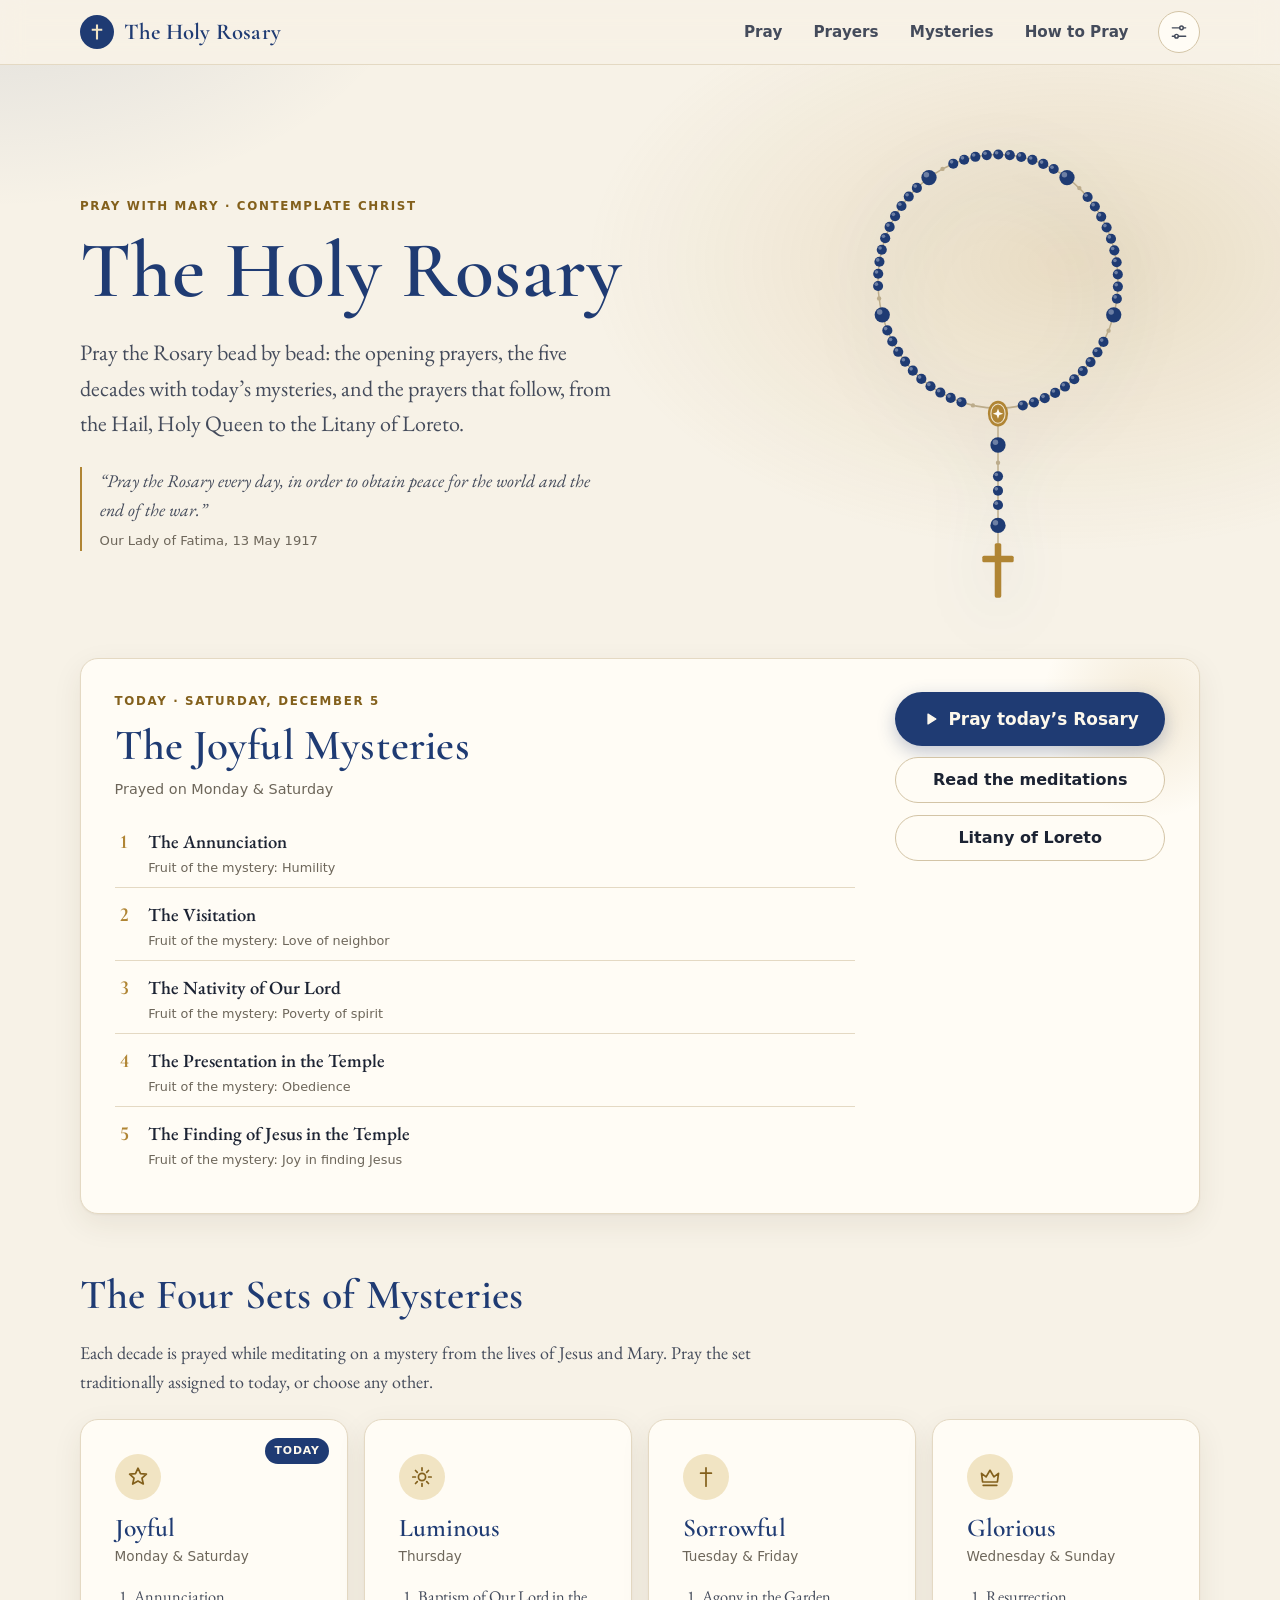
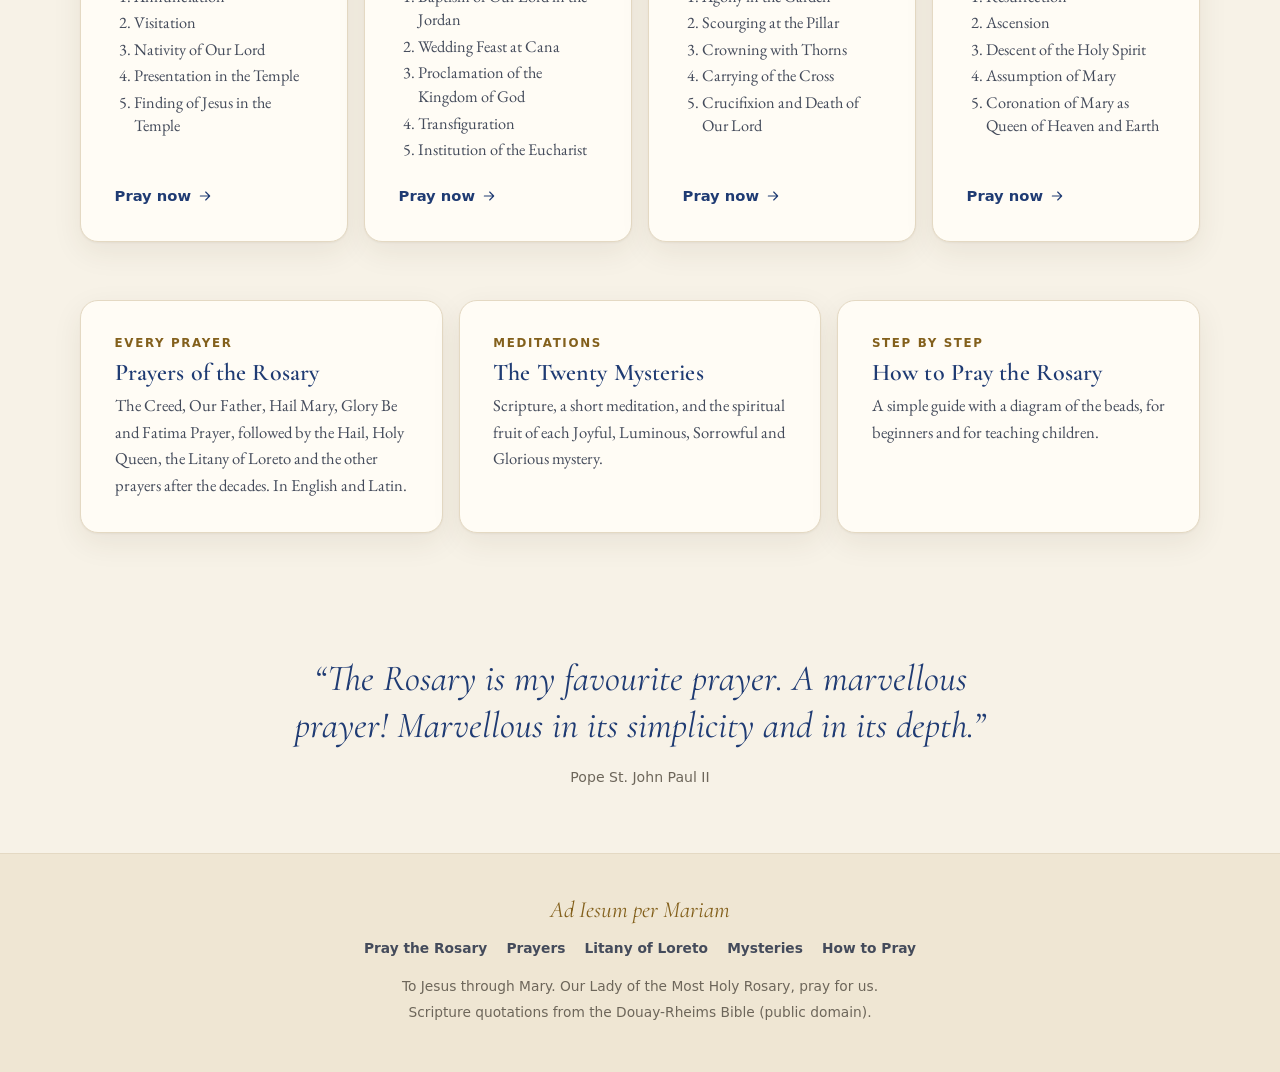
<file: index.html>
<!doctype html>
<html lang="en">
<head>
  <meta charset="utf-8">
  <meta name="viewport" content="width=device-width, initial-scale=1, viewport-fit=cover">
  <title>The Holy Rosary — Pray the Rosary Online</title>
  <meta name="description" content="Pray the Holy Rosary bead by bead: the opening prayers, the five decades with today’s mysteries, the Hail, Holy Queen, the Litany of Loreto and all the concluding prayers, in English and Latin.">
  <meta name="theme-color" content="#f7f2e7">
  <meta property="og:type" content="website">
  <meta property="og:title" content="The Holy Rosary">
  <meta property="og:description" content="Pray the Rosary bead by bead — the mysteries, the Hail, Holy Queen, the Litany of Loreto and every prayer, in English and Latin.">
  <meta property="og:url" content="https://the-holy-rosary.vercel.app/">
  <meta property="og:image" content="https://the-holy-rosary.vercel.app/og-image.png">
  <meta property="og:image:width" content="1200">
  <meta property="og:image:height" content="630">
  <meta property="og:image:alt" content="The Holy Rosary: a rosary with the words “Pray bead by bead with today’s mysteries, the Hail, Holy Queen and the Litany of Loreto.”">
  <meta name="twitter:card" content="summary_large_image">
  <link rel="canonical" href="https://the-holy-rosary.vercel.app/">
  <meta name="apple-mobile-web-app-title" content="Rosary">
  <link rel="icon" href="favicon.svg" type="image/svg+xml">
  <link rel="icon" href="icons/favicon-32.png" sizes="32x32" type="image/png">
  <link rel="apple-touch-icon" href="icons/apple-touch-icon.png">
  <link rel="manifest" href="manifest.webmanifest">
  <link rel="preload" href="fonts/eb-garamond-latin-wght-normal.woff2" as="font" type="font/woff2" crossorigin>
  <link rel="preload" href="fonts/cormorant-garamond-latin-wght-normal.woff2" as="font" type="font/woff2" crossorigin>
  <link rel="stylesheet" href="css/style.css">
  <script>try{var s=JSON.parse(localStorage.getItem('rosary.settings')||'{}'),d=document.documentElement;if(s.theme==='light'||s.theme==='dark')d.setAttribute('data-theme',s.theme);if(s.scale)d.style.setProperty('--scale',s.scale);}catch(e){}</script>
</head>
<body data-page="home">
  <a class="skip" href="#main">Skip to content</a>

  <header class="site-header">
    <div class="wrap header-inner">
      <a class="brand" href="index.html" aria-label="The Holy Rosary — home">
        <span class="brand-mark" aria-hidden="true"><svg viewBox="0 0 24 24"><path d="M10.6 2h2.8v5.6H19v2.8h-5.6V22h-2.8V10.4H5V7.6h5.6z" fill="currentColor"/></svg></span>
        <span>The Holy Rosary</span>
      </a>
      <nav class="site-nav" aria-label="Main">
        <a href="pray.html">Pray</a>
        <a href="prayers.html">Prayers</a>
        <a href="mysteries.html">Mysteries</a>
        <a href="how-to-pray.html">How to Pray</a>
      </nav>
      <button class="icon-btn" id="settings-btn" type="button" aria-label="Settings: theme, text size and language" aria-haspopup="dialog">
        <svg viewBox="0 0 24 24" fill="none" stroke="currentColor" stroke-width="1.7" stroke-linecap="round" aria-hidden="true"><path d="M4 7h9M17 7h3M4 17h3M11 17h9"/><circle cx="15" cy="7" r="2.2"/><circle cx="9" cy="17" r="2.2"/></svg>
      </button>
    </div>
  </header>

  <main id="main">
    <section class="hero">
      <div class="wrap hero-grid">
        <div>
          <p class="eyebrow">Pray with Mary · Contemplate Christ</p>
          <h1>The Holy Rosary</h1>
          <p class="lede">Pray the Rosary bead by bead: the opening prayers, the five decades with today’s mysteries, and the prayers that follow, from the Hail, Holy Queen to the Litany of Loreto.</p>
          <blockquote class="hero-quote">“Pray the Rosary every day, in order to obtain peace for the world and the end of the war.”<cite>Our Lady of Fatima, 13 May 1917</cite></blockquote>
        </div>
        <div class="hero-art" id="hero-art" aria-hidden="true"></div>
      </div>
    </section>

    <section class="wrap" aria-label="Today’s mysteries">
      <div id="resume-slot" hidden style="margin-bottom:1rem"></div>
      <div class="card today" id="today">
        <noscript><p>Monday &amp; Saturday: Joyful · Tuesday &amp; Friday: Sorrowful · Wednesday &amp; Sunday: Glorious · Thursday: Luminous. <a href="prayers.html">Read the prayers</a>.</p></noscript>
      </div>
    </section>

    <section class="section">
      <div class="wrap">
        <h2 class="section-title">The Four Sets of Mysteries</h2>
        <p class="section-intro">Each decade is prayed while meditating on a mystery from the lives of Jesus and Mary. Pray the set traditionally assigned to today, or choose any other.</p>
        <div class="sets" id="sets"></div>
      </div>
    </section>

    <section class="section" style="padding-top:0">
      <div class="wrap links-grid">
        <a class="card link-card" href="prayers.html">
          <p class="eyebrow">Every prayer</p>
          <h3>Prayers of the Rosary</h3>
          <p>The Creed, Our Father, Hail Mary, Glory Be and Fatima Prayer, followed by the Hail, Holy Queen, the Litany of Loreto and the other prayers after the decades. In English and Latin.</p>
        </a>
        <a class="card link-card" href="mysteries.html">
          <p class="eyebrow">Meditations</p>
          <h3>The Twenty Mysteries</h3>
          <p>Scripture, a short meditation, and the spiritual fruit of each Joyful, Luminous, Sorrowful and Glorious mystery.</p>
        </a>
        <a class="card link-card" href="how-to-pray.html">
          <p class="eyebrow">Step by step</p>
          <h3>How to Pray the Rosary</h3>
          <p>A simple guide with a diagram of the beads, for beginners and for teaching children.</p>
        </a>
      </div>
    </section>

    <section class="quote-band">
      <div class="wrap">
        <blockquote>“The Rosary is my favourite prayer. A marvellous prayer! Marvellous in its simplicity and in its depth.”</blockquote>
        <cite>Pope St. John Paul II</cite>
      </div>
    </section>
  </main>

  <footer class="site-footer">
    <div class="wrap">
      <p class="motto">Ad Iesum per Mariam</p>
      <nav aria-label="Footer">
        <a href="pray.html">Pray the Rosary</a>
        <a href="prayers.html">Prayers</a>
        <a href="prayers.html#litany">Litany of Loreto</a>
        <a href="mysteries.html">Mysteries</a>
        <a href="how-to-pray.html">How to Pray</a>
      </nav>
      <p>To Jesus through Mary. Our Lady of the Most Holy Rosary, pray for us.</p>
      <p>Scripture quotations from the Douay-Rheims Bible (public domain).</p>
    </div>
  </footer>

  <script src="js/data.js"></script>
  <script src="js/app.js"></script>
</body>
</html>
</file>
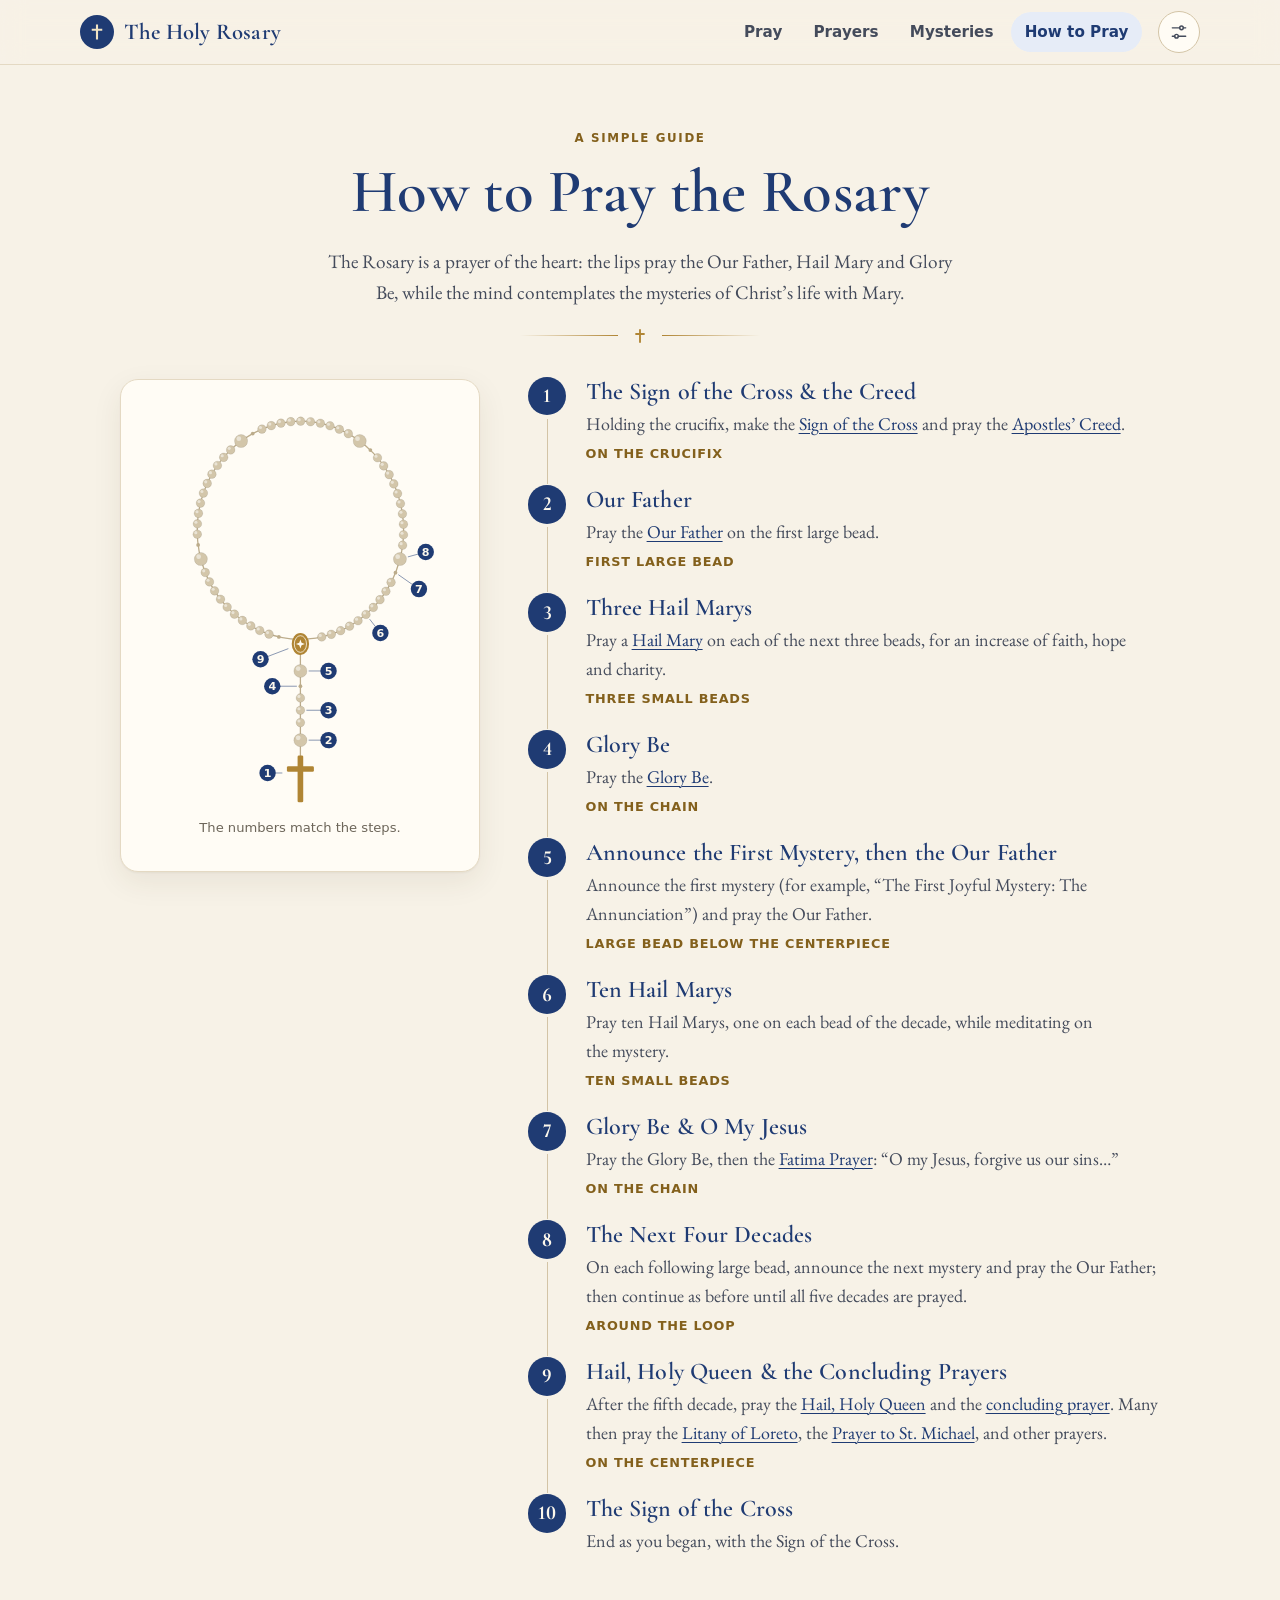
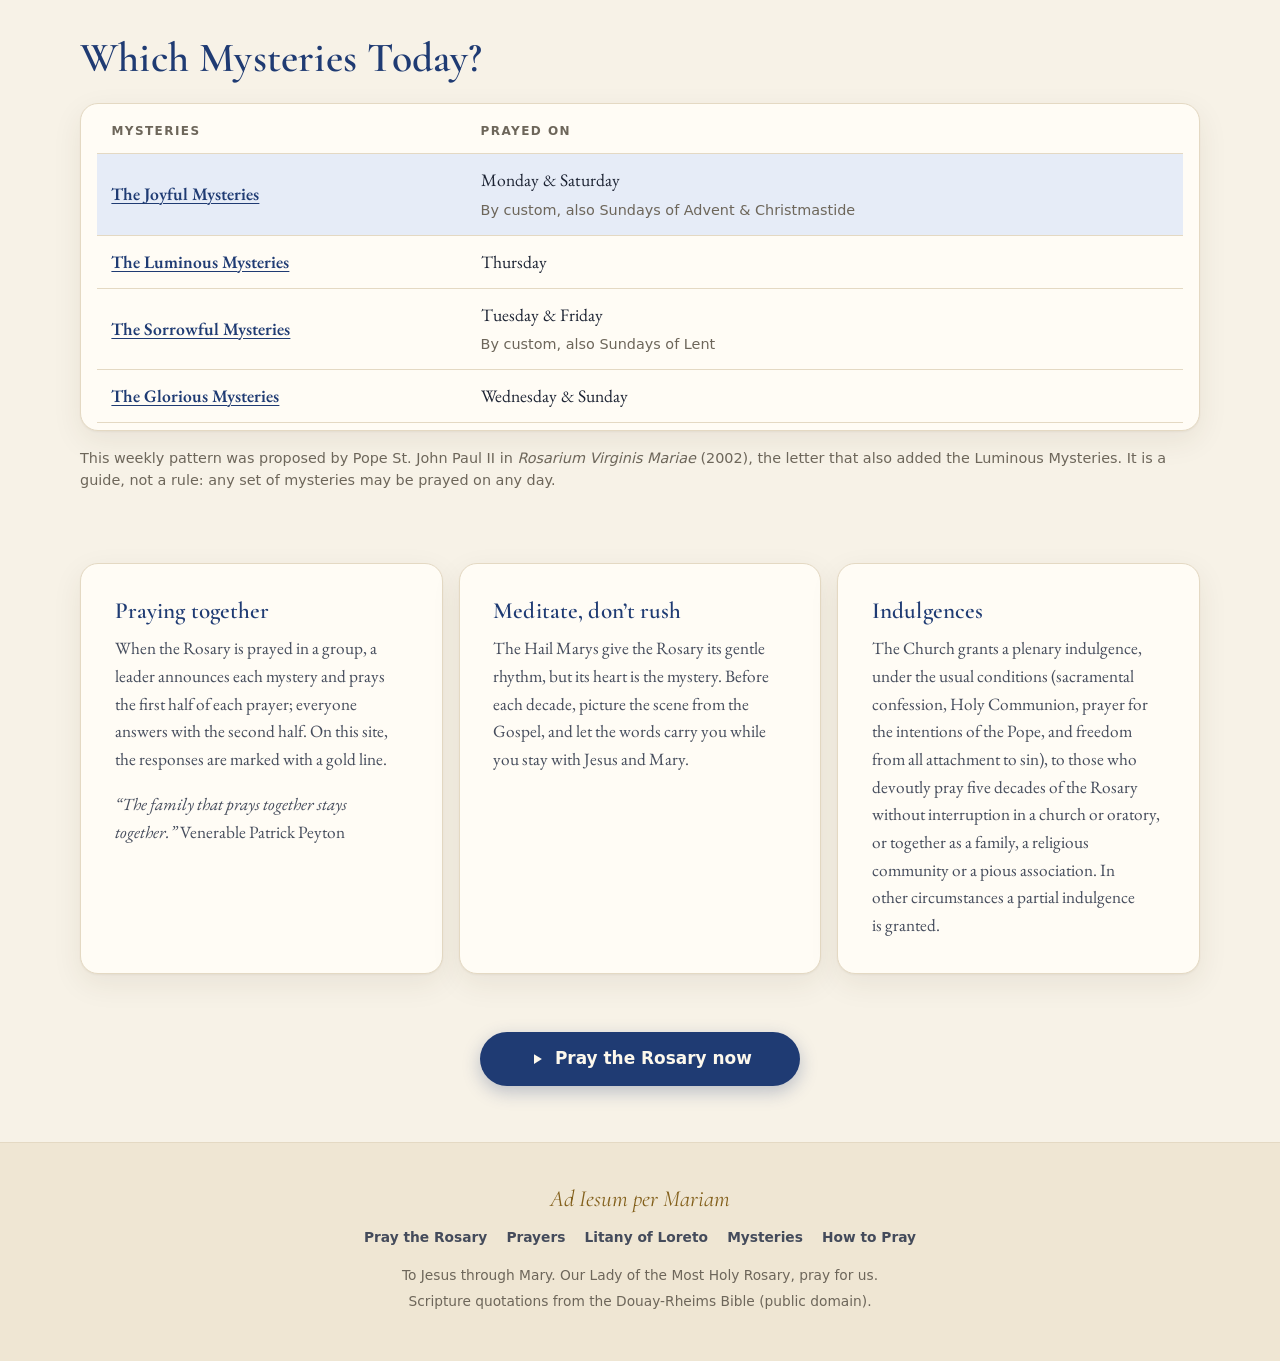
<file: how-to-pray.html>
<!doctype html>
<html lang="en">
<head>
  <meta charset="utf-8">
  <meta name="viewport" content="width=device-width, initial-scale=1, viewport-fit=cover">
  <title>How to Pray the Rosary — The Holy Rosary</title>
  <meta name="description" content="A simple step-by-step guide to praying the Catholic Rosary, with a diagram of the beads and the mysteries for each day of the week.">
  <meta name="theme-color" content="#f7f2e7">
  <meta property="og:type" content="website">
  <meta property="og:title" content="How to Pray the Rosary">
  <meta property="og:description" content="A simple step-by-step guide with a diagram of the beads.">
  <meta property="og:url" content="https://the-holy-rosary.vercel.app/how-to-pray.html">
  <meta property="og:image" content="https://the-holy-rosary.vercel.app/og-image.png">
  <meta property="og:image:width" content="1200">
  <meta property="og:image:height" content="630">
  <meta name="twitter:card" content="summary_large_image">
  <link rel="canonical" href="https://the-holy-rosary.vercel.app/how-to-pray.html">
  <meta name="apple-mobile-web-app-title" content="Rosary">
  <link rel="icon" href="favicon.svg" type="image/svg+xml">
  <link rel="icon" href="icons/favicon-32.png" sizes="32x32" type="image/png">
  <link rel="apple-touch-icon" href="icons/apple-touch-icon.png">
  <link rel="manifest" href="manifest.webmanifest">
  <link rel="preload" href="fonts/eb-garamond-latin-wght-normal.woff2" as="font" type="font/woff2" crossorigin>
  <link rel="preload" href="fonts/cormorant-garamond-latin-wght-normal.woff2" as="font" type="font/woff2" crossorigin>
  <link rel="stylesheet" href="css/style.css">
  <script>try{var s=JSON.parse(localStorage.getItem('rosary.settings')||'{}'),d=document.documentElement;if(s.theme==='light'||s.theme==='dark')d.setAttribute('data-theme',s.theme);if(s.scale)d.style.setProperty('--scale',s.scale);}catch(e){}</script>
</head>
<body data-page="howto">
  <a class="skip" href="#main">Skip to content</a>

  <header class="site-header">
    <div class="wrap header-inner">
      <a class="brand" href="index.html" aria-label="The Holy Rosary — home">
        <span class="brand-mark" aria-hidden="true"><svg viewBox="0 0 24 24"><path d="M10.6 2h2.8v5.6H19v2.8h-5.6V22h-2.8V10.4H5V7.6h5.6z" fill="currentColor"/></svg></span>
        <span>The Holy Rosary</span>
      </a>
      <nav class="site-nav" aria-label="Main">
        <a href="pray.html">Pray</a>
        <a href="prayers.html">Prayers</a>
        <a href="mysteries.html">Mysteries</a>
        <a href="how-to-pray.html" aria-current="page">How to Pray</a>
      </nav>
      <button class="icon-btn" id="settings-btn" type="button" aria-label="Settings: theme, text size and language" aria-haspopup="dialog">
        <svg viewBox="0 0 24 24" fill="none" stroke="currentColor" stroke-width="1.7" stroke-linecap="round" aria-hidden="true"><path d="M4 7h9M17 7h3M4 17h3M11 17h9"/><circle cx="15" cy="7" r="2.2"/><circle cx="9" cy="17" r="2.2"/></svg>
      </button>
    </div>
  </header>

  <main id="main">
    <header class="page-head wrap">
      <p class="eyebrow">A simple guide</p>
      <h1>How to Pray the Rosary</h1>
      <p class="lede">The Rosary is a prayer of the heart: the lips pray the Our Father, Hail Mary and Glory Be, while the mind contemplates the mysteries of Christ’s life with Mary.</p>
      <div class="ornament" aria-hidden="true"><svg viewBox="0 0 24 24"><path d="M10.6 2h2.8v5.6H19v2.8h-5.6V22h-2.8V10.4H5V7.6h5.6z" fill="currentColor"/></svg></div>
    </header>

    <div class="wrap">
      <div class="howto-grid">
        <figure class="howto-figure card">
          <div id="howto-diagram" role="img" aria-label="Diagram of a rosary: a crucifix, one large bead, three small beads, a centerpiece medal, and a loop of five decades of ten small beads separated by large beads. The numbers match the steps."></div>
          <figcaption>The numbers match the steps.</figcaption>
        </figure>

        <ol class="steps">
          <li>
            <h3>The Sign of the Cross &amp; the Creed</h3>
            <p>Holding the crucifix, make the <a href="prayers.html#sign">Sign of the Cross</a> and pray the <a href="prayers.html#creed">Apostles’ Creed</a>.</p>
            <p class="where">On the crucifix</p>
          </li>
          <li>
            <h3>Our Father</h3>
            <p>Pray the <a href="prayers.html#ourFather">Our Father</a> on the first large bead.</p>
            <p class="where">First large bead</p>
          </li>
          <li>
            <h3>Three Hail Marys</h3>
            <p>Pray a <a href="prayers.html#hailMary">Hail Mary</a> on each of the next three beads, for an increase of faith, hope and charity.</p>
            <p class="where">Three small beads</p>
          </li>
          <li>
            <h3>Glory Be</h3>
            <p>Pray the <a href="prayers.html#gloryBe">Glory Be</a>.</p>
            <p class="where">On the chain</p>
          </li>
          <li>
            <h3>Announce the First Mystery, then the Our Father</h3>
            <p>Announce the first mystery (for example, “The First Joyful Mystery: The Annunciation”) and pray the Our Father.</p>
            <p class="where">Large bead below the centerpiece</p>
          </li>
          <li>
            <h3>Ten Hail Marys</h3>
            <p>Pray ten Hail Marys, one on each bead of the decade, while meditating on the mystery.</p>
            <p class="where">Ten small beads</p>
          </li>
          <li>
            <h3>Glory Be &amp; O My Jesus</h3>
            <p>Pray the Glory Be, then the <a href="prayers.html#fatima">Fatima Prayer</a>: “O my Jesus, forgive us our sins…”</p>
            <p class="where">On the chain</p>
          </li>
          <li>
            <h3>The Next Four Decades</h3>
            <p>On each following large bead, announce the next mystery and pray the Our Father; then continue as before until all five decades are prayed.</p>
            <p class="where">Around the loop</p>
          </li>
          <li>
            <h3>Hail, Holy Queen &amp; the Concluding Prayers</h3>
            <p>After the fifth decade, pray the <a href="prayers.html#hailHolyQueen">Hail, Holy Queen</a> and the <a href="prayers.html#rosaryPrayer">concluding prayer</a>. Many then pray the <a href="prayers.html#litany">Litany of Loreto</a>, the <a href="prayers.html#michael">Prayer to St. Michael</a>, and other prayers.</p>
            <p class="where">On the centerpiece</p>
          </li>
          <li>
            <h3>The Sign of the Cross</h3>
            <p>End as you began, with the Sign of the Cross.</p>
          </li>
        </ol>
      </div>

      <section class="section" aria-labelledby="sched-h">
        <h2 class="section-title" id="sched-h">Which Mysteries Today?</h2>
        <div class="card table-wrap" style="padding:.4rem 1rem">
          <table class="schedule">
            <thead><tr><th scope="col">Mysteries</th><th scope="col">Prayed on</th></tr></thead>
            <tbody id="schedule-body">
              <tr><td>The Joyful Mysteries</td><td>Monday &amp; Saturday</td></tr>
              <tr><td>The Luminous Mysteries</td><td>Thursday</td></tr>
              <tr><td>The Sorrowful Mysteries</td><td>Tuesday &amp; Friday</td></tr>
              <tr><td>The Glorious Mysteries</td><td>Wednesday &amp; Sunday</td></tr>
            </tbody>
          </table>
        </div>
        <p class="note" style="margin-top:1rem">This weekly pattern was proposed by Pope St. John Paul II in <em>Rosarium Virginis Mariae</em> (2002), the letter that also added the Luminous Mysteries. It is a guide, not a rule: any set of mysteries may be prayed on any day.</p>
      </section>

      <section class="section" style="padding-top:0" aria-label="More about the Rosary">
        <div class="info-grid">
          <div class="card">
            <h3>Praying together</h3>
            <p>When the Rosary is prayed in a group, a leader announces each mystery and prays the first half of each prayer; everyone answers with the second half. On this site, the responses are marked with a gold line.</p>
            <p><em>“The family that prays together stays together.”</em> Venerable Patrick Peyton</p>
          </div>
          <div class="card">
            <h3>Meditate, don’t rush</h3>
            <p>The Hail Marys give the Rosary its gentle rhythm, but its heart is the mystery. Before each decade, picture the scene from the Gospel, and let the words carry you while you stay with Jesus and Mary.</p>
          </div>
          <div class="card">
            <h3>Indulgences</h3>
            <p>The Church grants a plenary indulgence, under the usual conditions (sacramental confession, Holy Communion, prayer for the intentions of the Pope, and freedom from all attachment to sin), to those who devoutly pray five decades of the Rosary without interruption in a church or oratory, or together as a family, a religious community or a pious association. In other circumstances a partial indulgence is granted.</p>
          </div>
        </div>
      </section>

      <p class="begin-row" style="margin:0 0 3.5rem"><a class="btn btn-primary btn-lg" href="pray.html">
        <svg viewBox="0 0 24 24" aria-hidden="true"><path d="M8 5.5v13l10.5-6.5z" fill="currentColor"/></svg>
        Pray the Rosary now</a></p>
    </div>
  </main>

  <footer class="site-footer">
    <div class="wrap">
      <p class="motto">Ad Iesum per Mariam</p>
      <nav aria-label="Footer">
        <a href="pray.html">Pray the Rosary</a>
        <a href="prayers.html">Prayers</a>
        <a href="prayers.html#litany">Litany of Loreto</a>
        <a href="mysteries.html">Mysteries</a>
        <a href="how-to-pray.html">How to Pray</a>
      </nav>
      <p>To Jesus through Mary. Our Lady of the Most Holy Rosary, pray for us.</p>
      <p>Scripture quotations from the Douay-Rheims Bible (public domain).</p>
    </div>
  </footer>

  <script src="js/data.js"></script>
  <script src="js/app.js"></script>
</body>
</html>
</file>
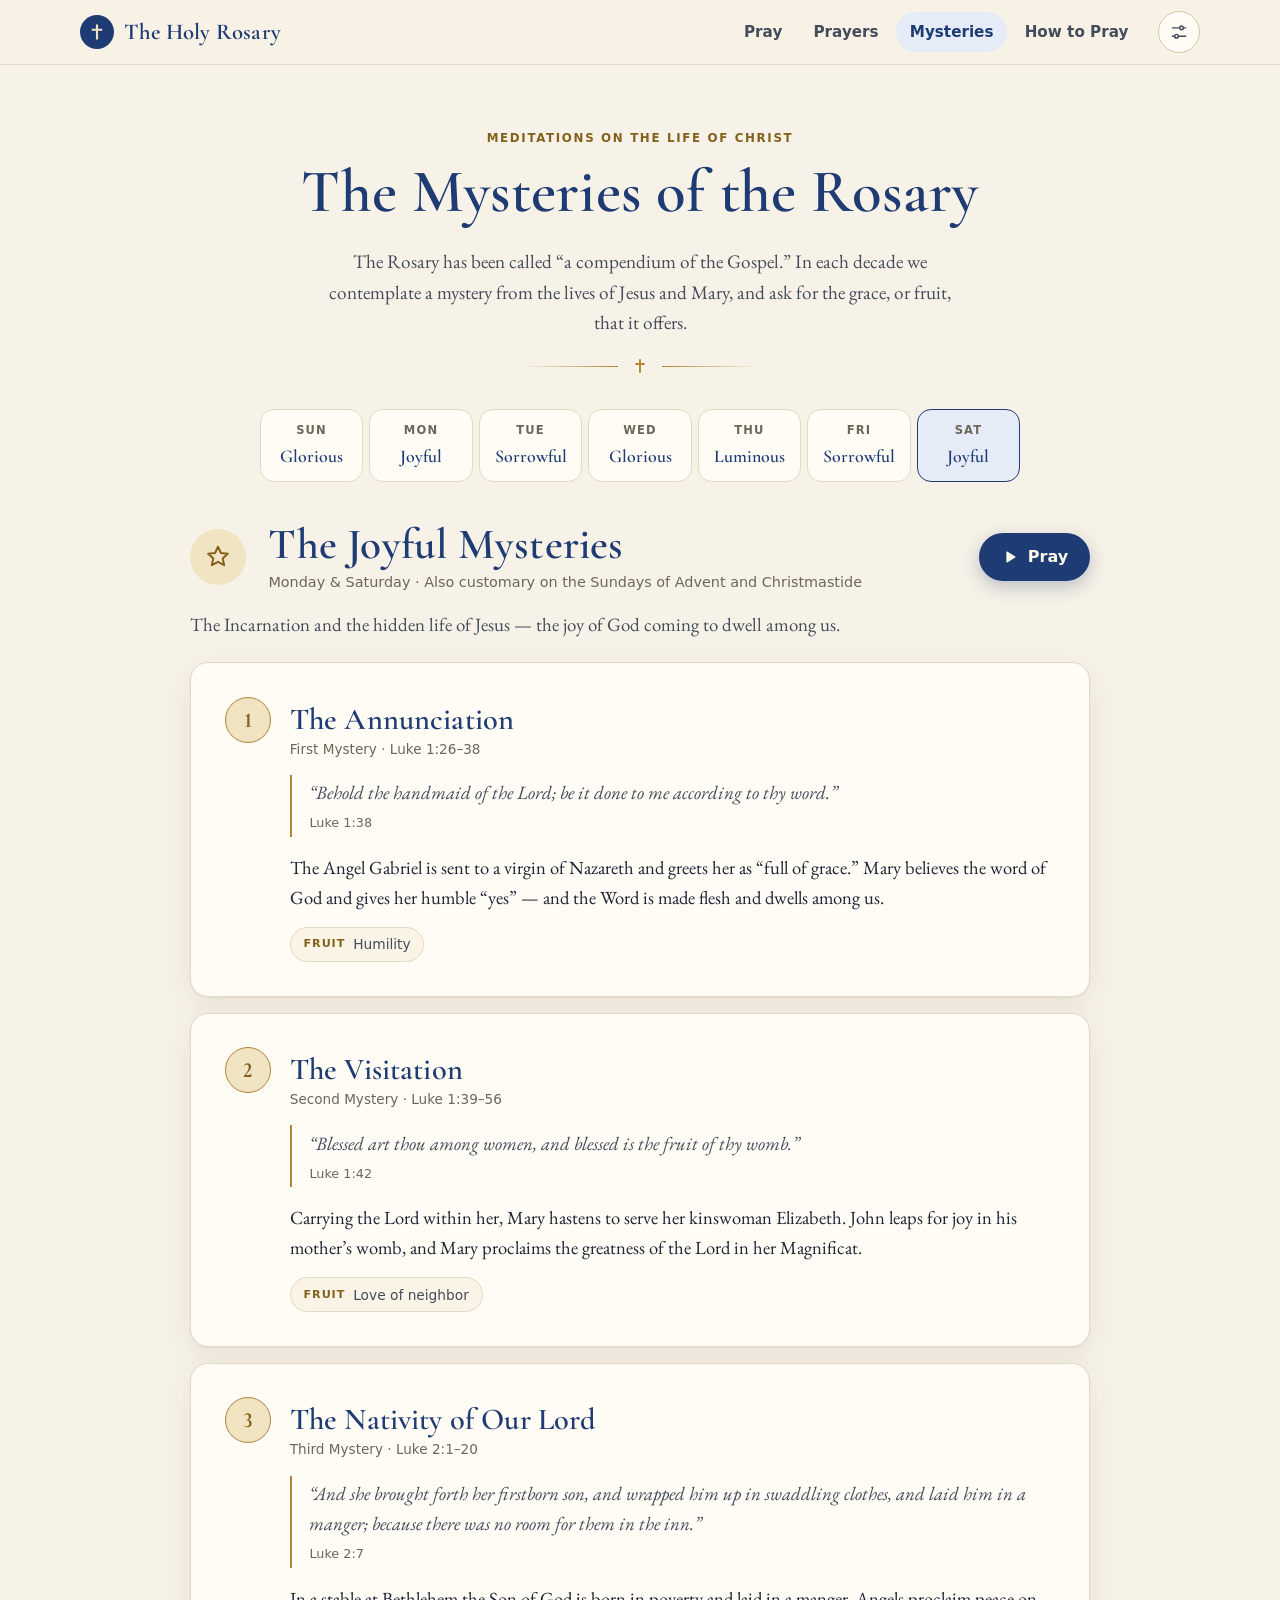
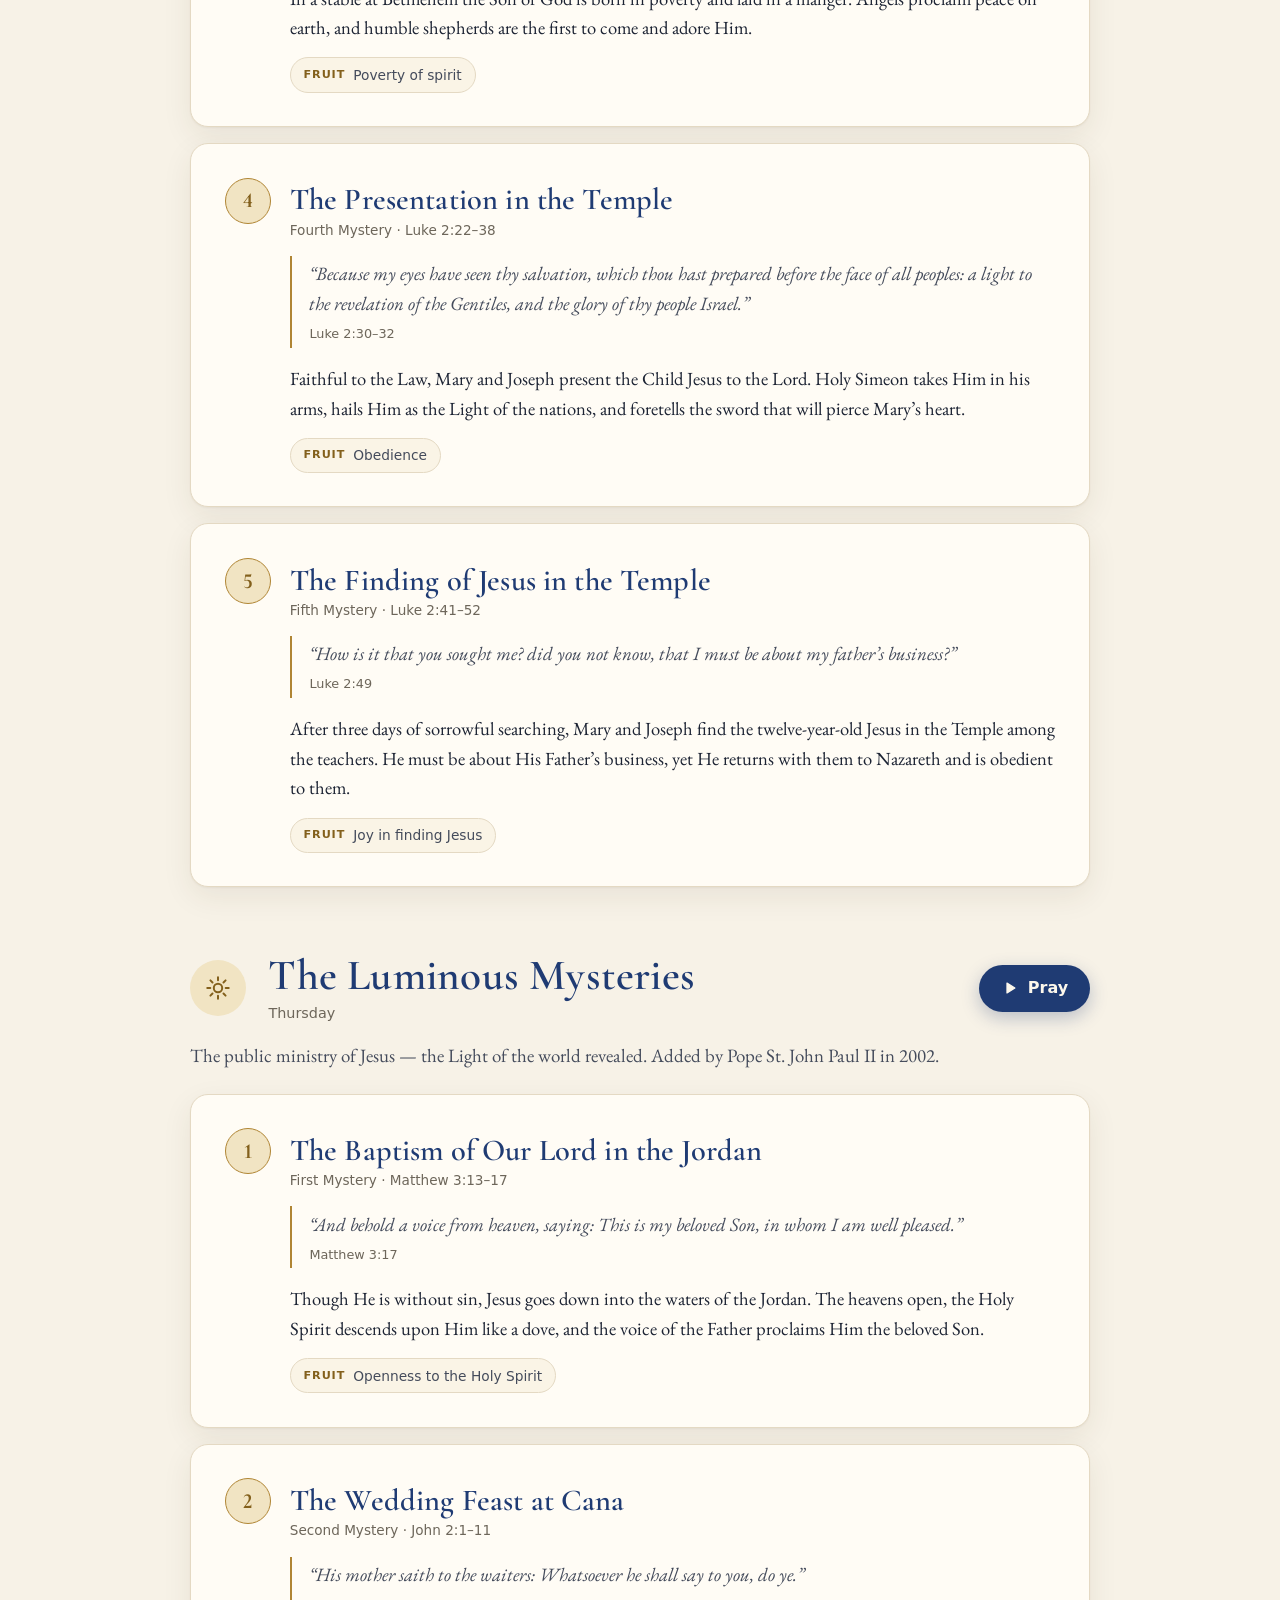
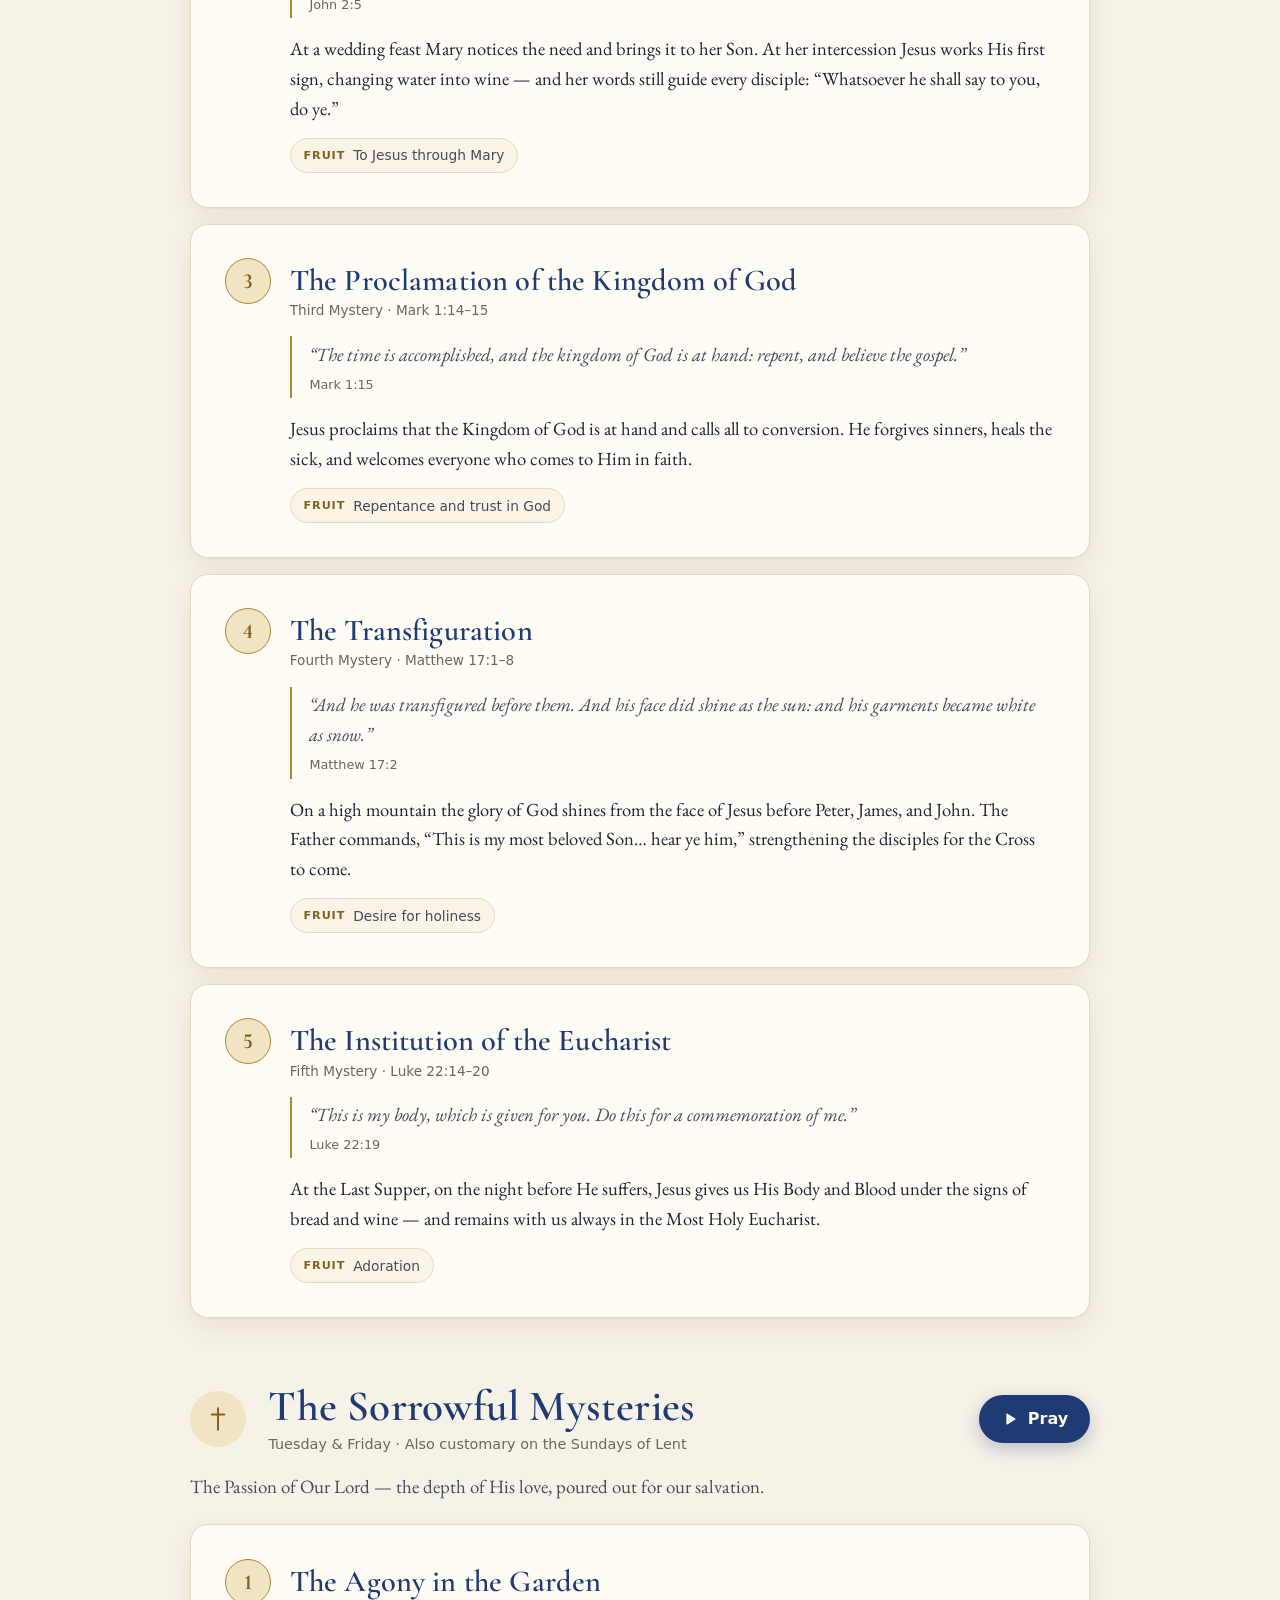
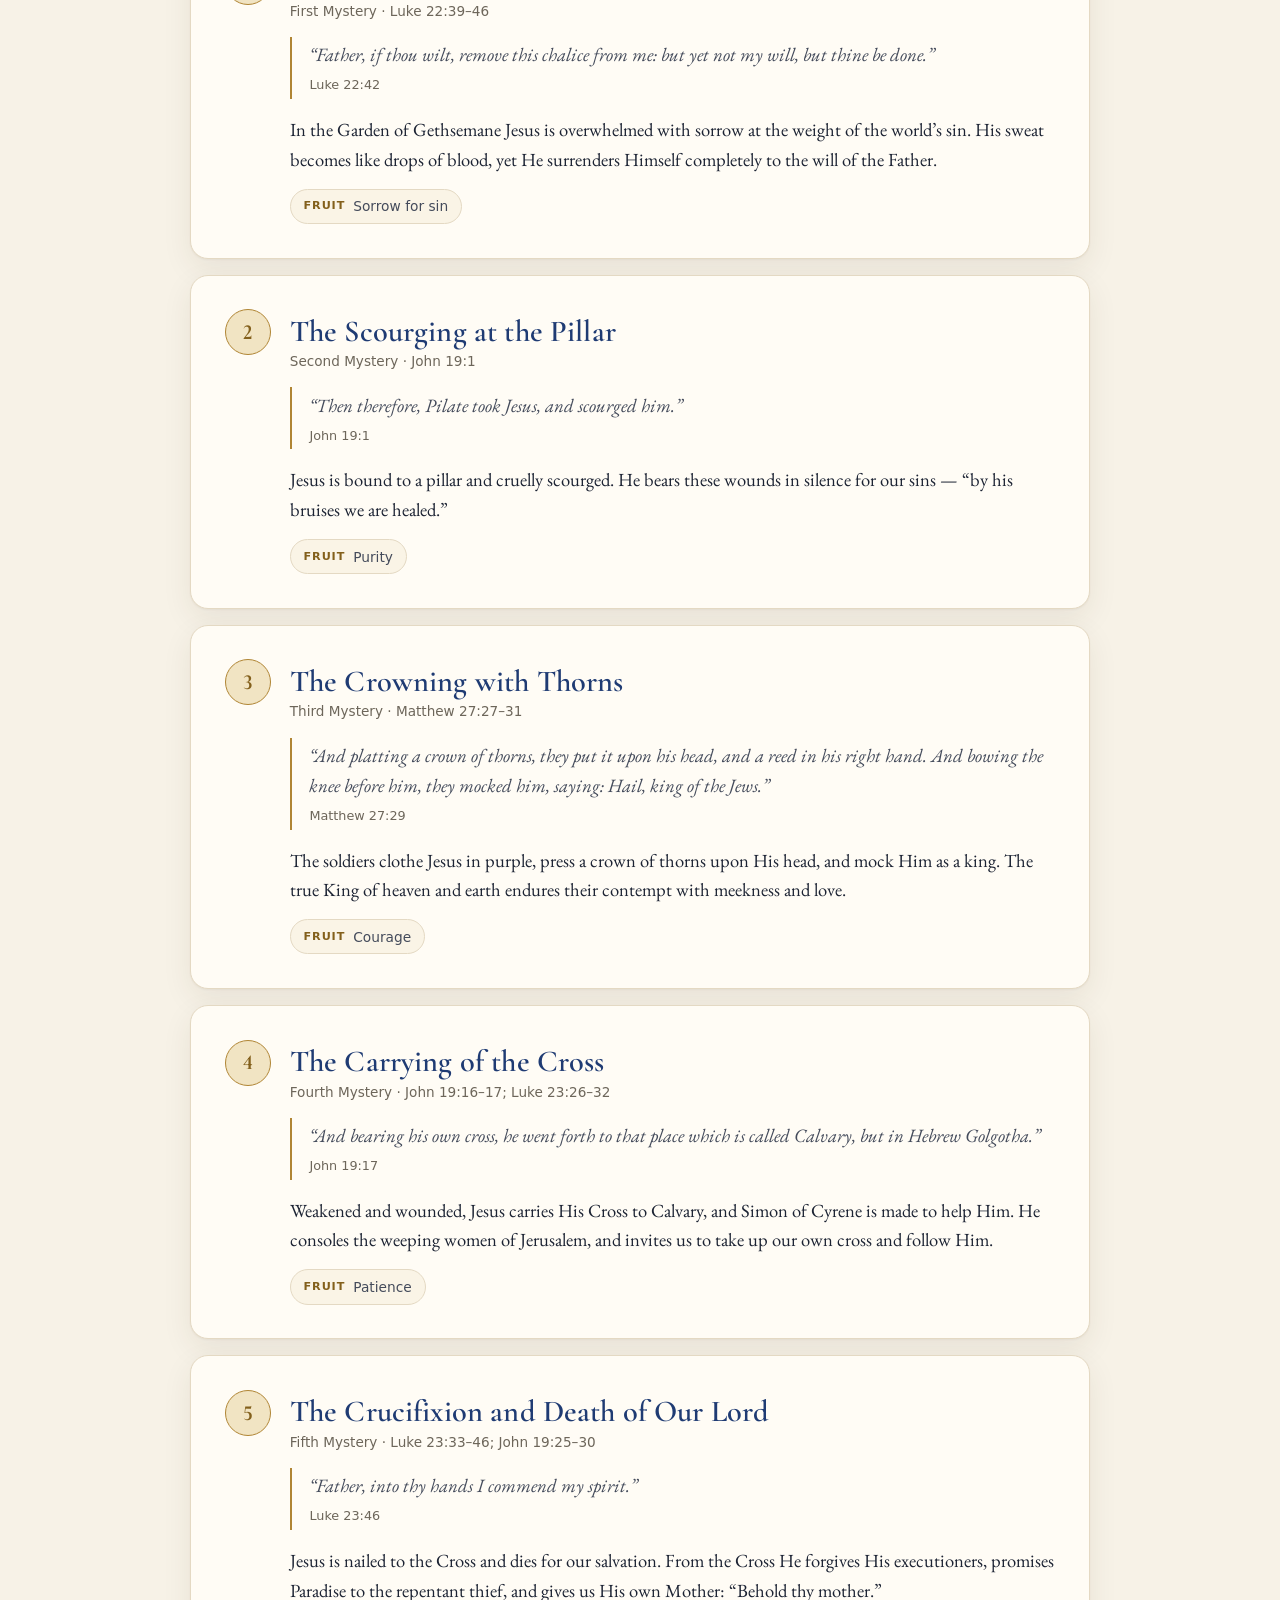
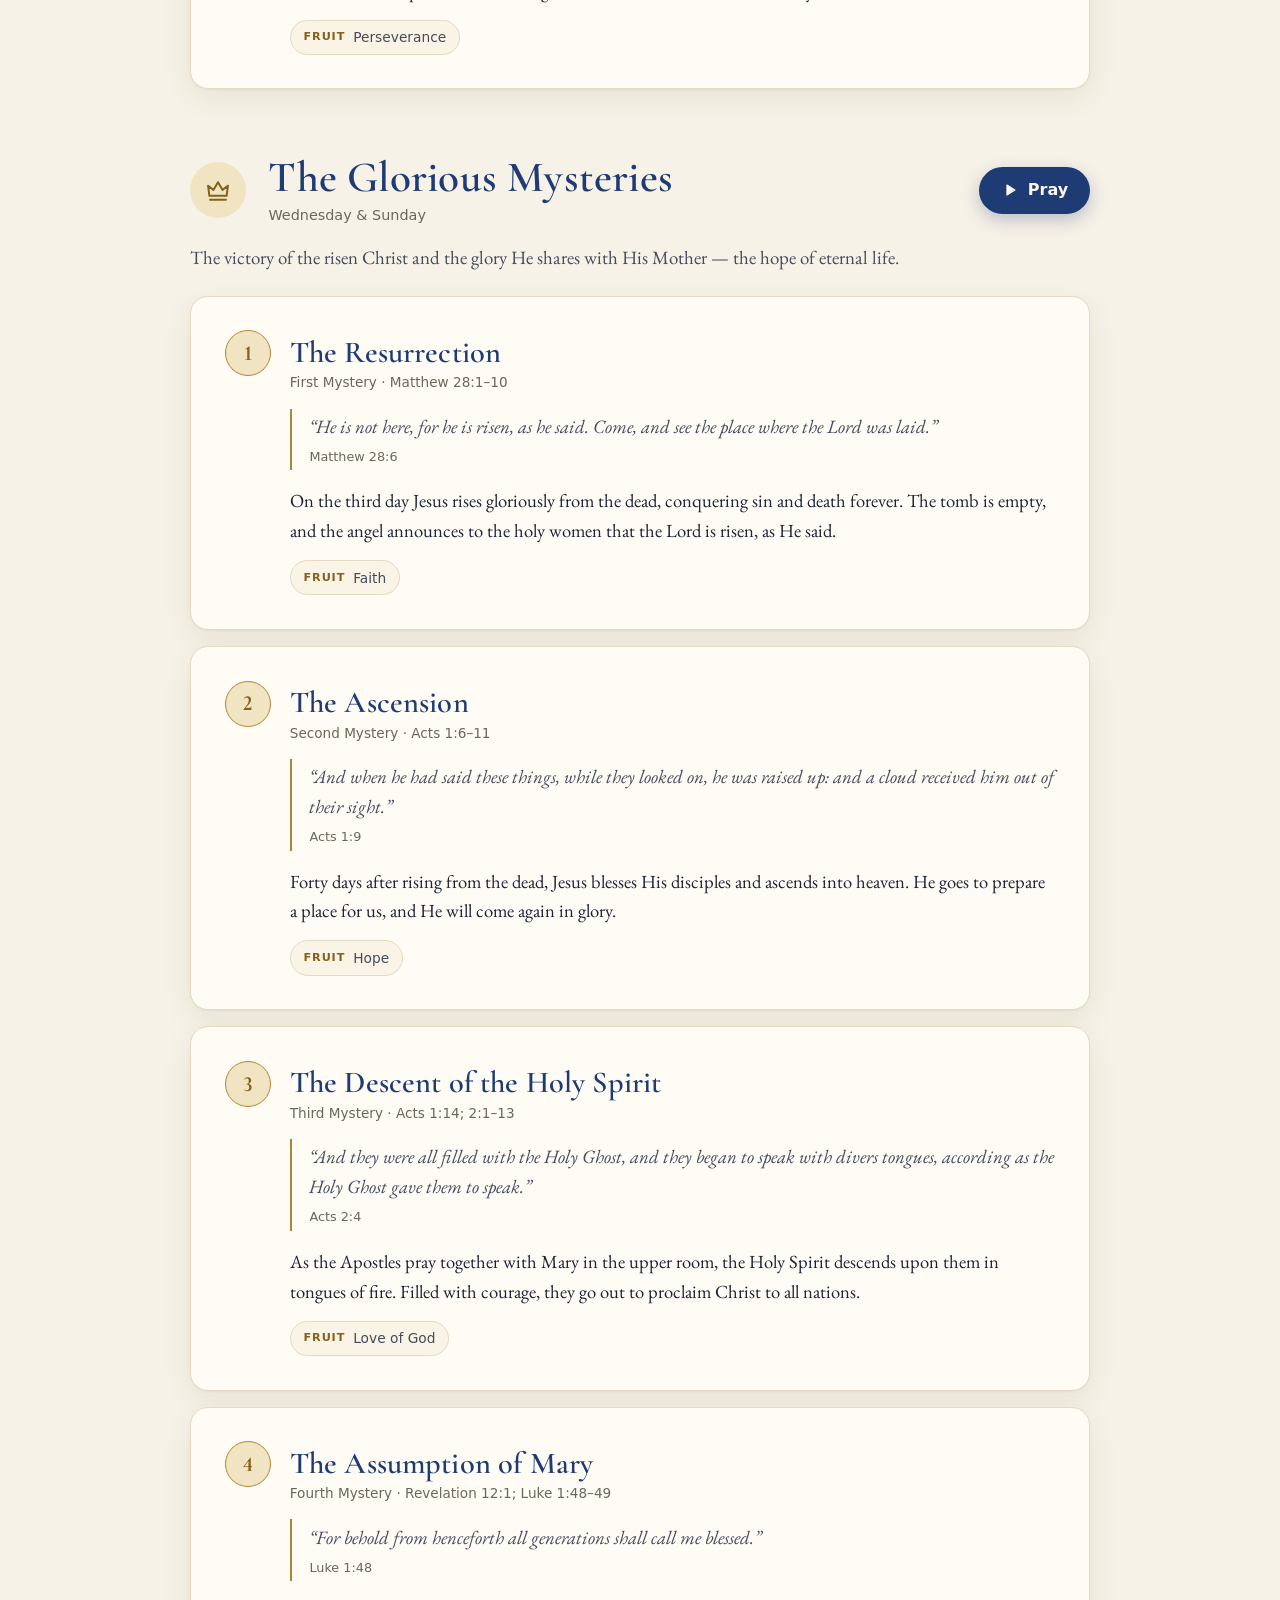
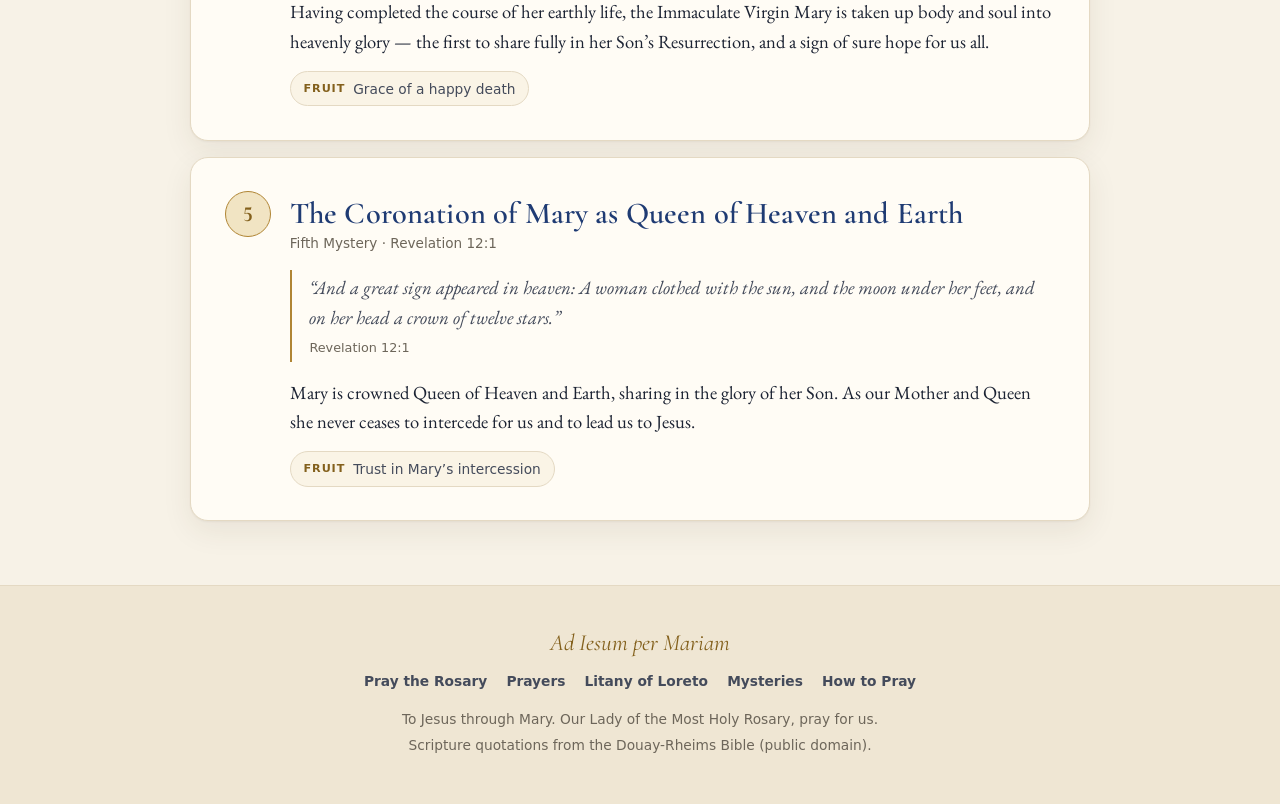
<file: mysteries.html>
<!doctype html>
<html lang="en">
<head>
  <meta charset="utf-8">
  <meta name="viewport" content="width=device-width, initial-scale=1, viewport-fit=cover">
  <title>The Mysteries of the Rosary — The Holy Rosary</title>
  <meta name="description" content="The Joyful, Luminous, Sorrowful and Glorious Mysteries of the Rosary, with Scripture, a short meditation and the fruit of each mystery.">
  <meta name="theme-color" content="#f7f2e7">
  <meta property="og:type" content="website">
  <meta property="og:title" content="The Mysteries of the Rosary">
  <meta property="og:description" content="The twenty mysteries of the Rosary with Scripture, meditations and the fruit of each mystery.">
  <meta property="og:url" content="https://the-holy-rosary.vercel.app/mysteries.html">
  <meta property="og:image" content="https://the-holy-rosary.vercel.app/og-image.png">
  <meta property="og:image:width" content="1200">
  <meta property="og:image:height" content="630">
  <meta name="twitter:card" content="summary_large_image">
  <link rel="canonical" href="https://the-holy-rosary.vercel.app/mysteries.html">
  <meta name="apple-mobile-web-app-title" content="Rosary">
  <link rel="icon" href="favicon.svg" type="image/svg+xml">
  <link rel="icon" href="icons/favicon-32.png" sizes="32x32" type="image/png">
  <link rel="apple-touch-icon" href="icons/apple-touch-icon.png">
  <link rel="manifest" href="manifest.webmanifest">
  <link rel="preload" href="fonts/eb-garamond-latin-wght-normal.woff2" as="font" type="font/woff2" crossorigin>
  <link rel="preload" href="fonts/cormorant-garamond-latin-wght-normal.woff2" as="font" type="font/woff2" crossorigin>
  <link rel="stylesheet" href="css/style.css">
  <script>try{var s=JSON.parse(localStorage.getItem('rosary.settings')||'{}'),d=document.documentElement;if(s.theme==='light'||s.theme==='dark')d.setAttribute('data-theme',s.theme);if(s.scale)d.style.setProperty('--scale',s.scale);}catch(e){}</script>
</head>
<body data-page="mysteries">
  <a class="skip" href="#main">Skip to content</a>

  <header class="site-header">
    <div class="wrap header-inner">
      <a class="brand" href="index.html" aria-label="The Holy Rosary — home">
        <span class="brand-mark" aria-hidden="true"><svg viewBox="0 0 24 24"><path d="M10.6 2h2.8v5.6H19v2.8h-5.6V22h-2.8V10.4H5V7.6h5.6z" fill="currentColor"/></svg></span>
        <span>The Holy Rosary</span>
      </a>
      <nav class="site-nav" aria-label="Main">
        <a href="pray.html">Pray</a>
        <a href="prayers.html">Prayers</a>
        <a href="mysteries.html" aria-current="page">Mysteries</a>
        <a href="how-to-pray.html">How to Pray</a>
      </nav>
      <button class="icon-btn" id="settings-btn" type="button" aria-label="Settings: theme, text size and language" aria-haspopup="dialog">
        <svg viewBox="0 0 24 24" fill="none" stroke="currentColor" stroke-width="1.7" stroke-linecap="round" aria-hidden="true"><path d="M4 7h9M17 7h3M4 17h3M11 17h9"/><circle cx="15" cy="7" r="2.2"/><circle cx="9" cy="17" r="2.2"/></svg>
      </button>
    </div>
  </header>

  <main id="main">
    <header class="page-head wrap">
      <p class="eyebrow">Meditations on the life of Christ</p>
      <h1>The Mysteries of the Rosary</h1>
      <p class="lede">The Rosary has been called “a compendium of the Gospel.” In each decade we contemplate a mystery from the lives of Jesus and Mary, and ask for the grace, or fruit, that it offers.</p>
      <div class="ornament" aria-hidden="true"><svg viewBox="0 0 24 24"><path d="M10.6 2h2.8v5.6H19v2.8h-5.6V22h-2.8V10.4H5V7.6h5.6z" fill="currentColor"/></svg></div>
    </header>

    <div class="wrap">
      <nav class="schedule-strip" id="schedule-strip" aria-label="Mysteries by day of the week"></nav>
      <div id="set-list">
        <noscript><p class="noscript">Please enable JavaScript to show the mysteries.</p></noscript>
      </div>
    </div>
  </main>

  <footer class="site-footer">
    <div class="wrap">
      <p class="motto">Ad Iesum per Mariam</p>
      <nav aria-label="Footer">
        <a href="pray.html">Pray the Rosary</a>
        <a href="prayers.html">Prayers</a>
        <a href="prayers.html#litany">Litany of Loreto</a>
        <a href="mysteries.html">Mysteries</a>
        <a href="how-to-pray.html">How to Pray</a>
      </nav>
      <p>To Jesus through Mary. Our Lady of the Most Holy Rosary, pray for us.</p>
      <p>Scripture quotations from the Douay-Rheims Bible (public domain).</p>
    </div>
  </footer>

  <script src="js/data.js"></script>
  <script src="js/app.js"></script>
</body>
</html>
</file>
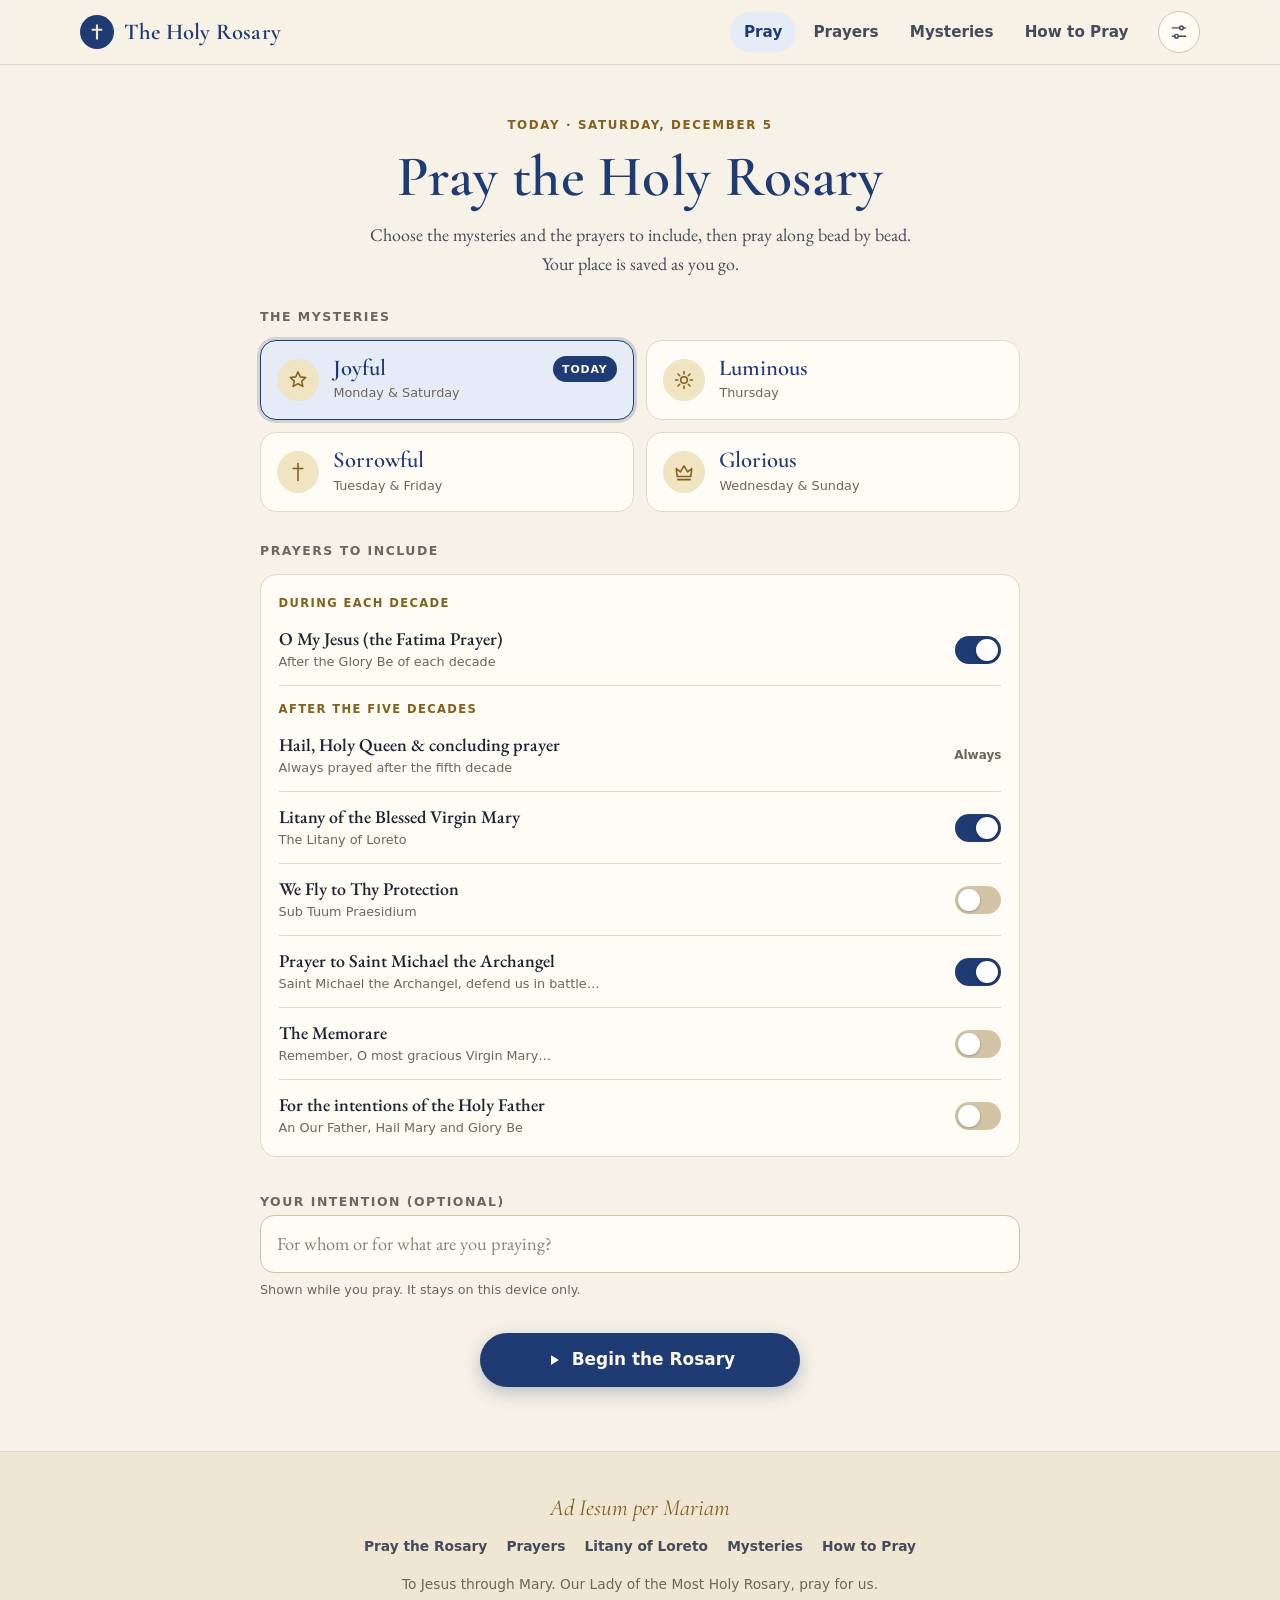
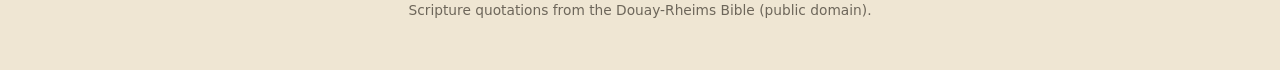
<file: pray.html>
<!doctype html>
<html lang="en">
<head>
  <meta charset="utf-8">
  <meta name="viewport" content="width=device-width, initial-scale=1, viewport-fit=cover">
  <title>Pray the Rosary — The Holy Rosary</title>
  <meta name="description" content="Pray the Holy Rosary step by step, bead by bead, with the mysteries of the day, the Hail, Holy Queen and the Litany of Loreto.">
  <meta name="theme-color" content="#f7f2e7">
  <meta property="og:type" content="website">
  <meta property="og:title" content="Pray the Holy Rosary">
  <meta property="og:description" content="Pray along bead by bead, with today’s mysteries and the Litany of Loreto.">
  <meta property="og:url" content="https://the-holy-rosary.vercel.app/pray.html">
  <meta property="og:image" content="https://the-holy-rosary.vercel.app/og-image.png">
  <meta property="og:image:width" content="1200">
  <meta property="og:image:height" content="630">
  <meta name="twitter:card" content="summary_large_image">
  <link rel="canonical" href="https://the-holy-rosary.vercel.app/pray.html">
  <meta name="apple-mobile-web-app-title" content="Rosary">
  <link rel="icon" href="favicon.svg" type="image/svg+xml">
  <link rel="icon" href="icons/favicon-32.png" sizes="32x32" type="image/png">
  <link rel="apple-touch-icon" href="icons/apple-touch-icon.png">
  <link rel="manifest" href="manifest.webmanifest">
  <link rel="preload" href="fonts/eb-garamond-latin-wght-normal.woff2" as="font" type="font/woff2" crossorigin>
  <link rel="preload" href="fonts/cormorant-garamond-latin-wght-normal.woff2" as="font" type="font/woff2" crossorigin>
  <link rel="stylesheet" href="css/style.css">
  <script>try{var s=JSON.parse(localStorage.getItem('rosary.settings')||'{}'),d=document.documentElement;if(s.theme==='light'||s.theme==='dark')d.setAttribute('data-theme',s.theme);if(s.scale)d.style.setProperty('--scale',s.scale);}catch(e){}</script>
</head>
<body data-page="pray">
  <a class="skip" href="#main">Skip to content</a>

  <header class="site-header">
    <div class="wrap header-inner">
      <a class="brand" href="index.html" aria-label="The Holy Rosary — home">
        <span class="brand-mark" aria-hidden="true"><svg viewBox="0 0 24 24"><path d="M10.6 2h2.8v5.6H19v2.8h-5.6V22h-2.8V10.4H5V7.6h5.6z" fill="currentColor"/></svg></span>
        <span>The Holy Rosary</span>
      </a>
      <nav class="site-nav" aria-label="Main">
        <a href="pray.html" aria-current="page">Pray</a>
        <a href="prayers.html">Prayers</a>
        <a href="mysteries.html">Mysteries</a>
        <a href="how-to-pray.html">How to Pray</a>
      </nav>
      <button class="icon-btn" id="settings-btn" type="button" aria-label="Settings: theme, text size and language" aria-haspopup="dialog">
        <svg viewBox="0 0 24 24" fill="none" stroke="currentColor" stroke-width="1.7" stroke-linecap="round" aria-hidden="true"><path d="M4 7h9M17 7h3M4 17h3M11 17h9"/><circle cx="15" cy="7" r="2.2"/><circle cx="9" cy="17" r="2.2"/></svg>
      </button>
    </div>
  </header>

  <main id="main">
    <noscript><p class="noscript">The guided Rosary needs JavaScript. You can still read every prayer on the <a href="prayers.html">Prayers</a> page.</p></noscript>

    <!-- 1. Choose the mysteries and prayers -->
    <section id="setup" class="setup">
      <div class="narrow">
        <p class="eyebrow" id="setup-date">Today</p>
        <h1>Pray the Holy Rosary</h1>
        <p class="lede">Choose the mysteries and the prayers to include, then pray along bead by bead. Your place is saved as you go.</p>

        <div class="card resume-card" id="resume" hidden style="margin-bottom:1.8rem">
          <div>
            <p class="eyebrow">Continue praying</p>
            <p class="resume-title" id="resume-title"></p>
            <p class="resume-sub" id="resume-sub"></p>
          </div>
          <div class="resume-actions">
            <button type="button" class="btn btn-primary" id="resume-btn">Resume</button>
            <button type="button" class="btn" id="discard-btn">Start over</button>
          </div>
        </div>

        <form id="setup-form">
          <fieldset>
            <legend>The mysteries</legend>
            <div class="set-options" id="set-options"></div>
          </fieldset>
          <fieldset>
            <legend>Prayers to include</legend>
            <div class="toggles" id="toggles"></div>
          </fieldset>
          <div class="field">
            <label class="field-label" for="intention">Your intention (optional)</label>
            <input type="text" id="intention" maxlength="140" placeholder="For whom or for what are you praying?" autocomplete="off">
            <p class="hint">Shown while you pray. It stays on this device only.</p>
          </div>
          <div class="begin-row">
            <button type="submit" class="btn btn-primary btn-lg">
              <svg viewBox="0 0 24 24" aria-hidden="true"><path d="M8 5.5v13l10.5-6.5z" fill="currentColor"/></svg>
              Begin the Rosary
            </button>
          </div>
        </form>
      </div>
    </section>

    <!-- 2. Praying, bead by bead -->
    <section id="session" hidden aria-label="Praying the Rosary">
      <div class="wrap pray-grid">
        <aside class="pray-side" aria-label="Your progress">
          <div class="rosary-wrap" id="rosary-main"></div>
          <p class="side-set" id="side-set"></p>
          <ol class="side-list" id="side-list"></ol>
          <div class="side-progress">
            <div class="bar"><span id="side-bar"></span></div>
            <p><span id="side-count"></span><span id="side-pct"></span></p>
          </div>
          <p class="side-intention" id="side-intention" hidden></p>
        </aside>

        <article class="pray-main" id="pray-main">
          <header class="step-head">
            <div class="mini-rosary" id="rosary-mini" aria-hidden="true"></div>
            <div class="step-head-text">
              <p class="eyebrow step-sec" id="step-sec"></p>
              <h1 class="step-title" id="step-title"></h1>
              <div class="dots" id="step-dots" hidden></div>
            </div>
            <button type="button" class="icon-btn step-exit" id="exit-btn" aria-label="Pause and leave the Rosary (your place is saved)" title="Pause (your place is saved)">
              <svg viewBox="0 0 24 24" fill="none" stroke="currentColor" stroke-width="1.7" stroke-linecap="round" aria-hidden="true"><path d="M6 6l12 12M18 6L6 18"/></svg>
            </button>
          </header>

          <div class="card step-card" id="step-card"></div>

          <nav class="step-nav" aria-label="Move between prayers">
            <span class="nav-progress" id="nav-progress"></span>
            <button type="button" class="btn" id="prev-btn">
              <svg viewBox="0 0 24 24" fill="none" stroke="currentColor" stroke-width="1.7" stroke-linecap="round" stroke-linejoin="round" aria-hidden="true"><path d="M19 12H5M11 6l-6 6 6 6"/></svg>
              Back
            </button>
            <span class="step-count" id="step-count"></span>
            <button type="button" class="btn btn-primary" id="next-btn">Next</button>
          </nav>
          <p class="kbd-hint">Tip: use the ← → arrow keys or the space bar to move between prayers.</p>
          <p class="sr-only" id="live" aria-live="polite"></p>
        </article>
      </div>
    </section>

    <!-- 3. Finished -->
    <section id="done" class="done" hidden>
      <div class="narrow">
        <div class="done-mark" aria-hidden="true"><svg viewBox="0 0 24 24"><path d="M10.6 2h2.8v5.6H19v2.8h-5.6V22h-2.8V10.4H5V7.6h5.6z" fill="currentColor"/></svg></div>
        <h1 tabindex="-1">Amen.</h1>
        <p>Your Rosary is complete. Our Lady of the Most Holy Rosary, pray for us.</p>
        <p class="step-intention" id="done-intention" hidden></p>
        <div class="actions">
          <button class="btn btn-primary" id="again-btn" type="button">Pray again</button>
          <a class="btn" href="prayers.html">All prayers</a>
          <a class="btn" href="index.html">Home</a>
        </div>
      </div>
    </section>
  </main>

  <footer class="site-footer">
    <div class="wrap">
      <p class="motto">Ad Iesum per Mariam</p>
      <nav aria-label="Footer">
        <a href="pray.html">Pray the Rosary</a>
        <a href="prayers.html">Prayers</a>
        <a href="prayers.html#litany">Litany of Loreto</a>
        <a href="mysteries.html">Mysteries</a>
        <a href="how-to-pray.html">How to Pray</a>
      </nav>
      <p>To Jesus through Mary. Our Lady of the Most Holy Rosary, pray for us.</p>
      <p>Scripture quotations from the Douay-Rheims Bible (public domain).</p>
    </div>
  </footer>

  <script src="js/data.js"></script>
  <script src="js/app.js"></script>
  <script src="js/pray.js"></script>
</body>
</html>
</file>
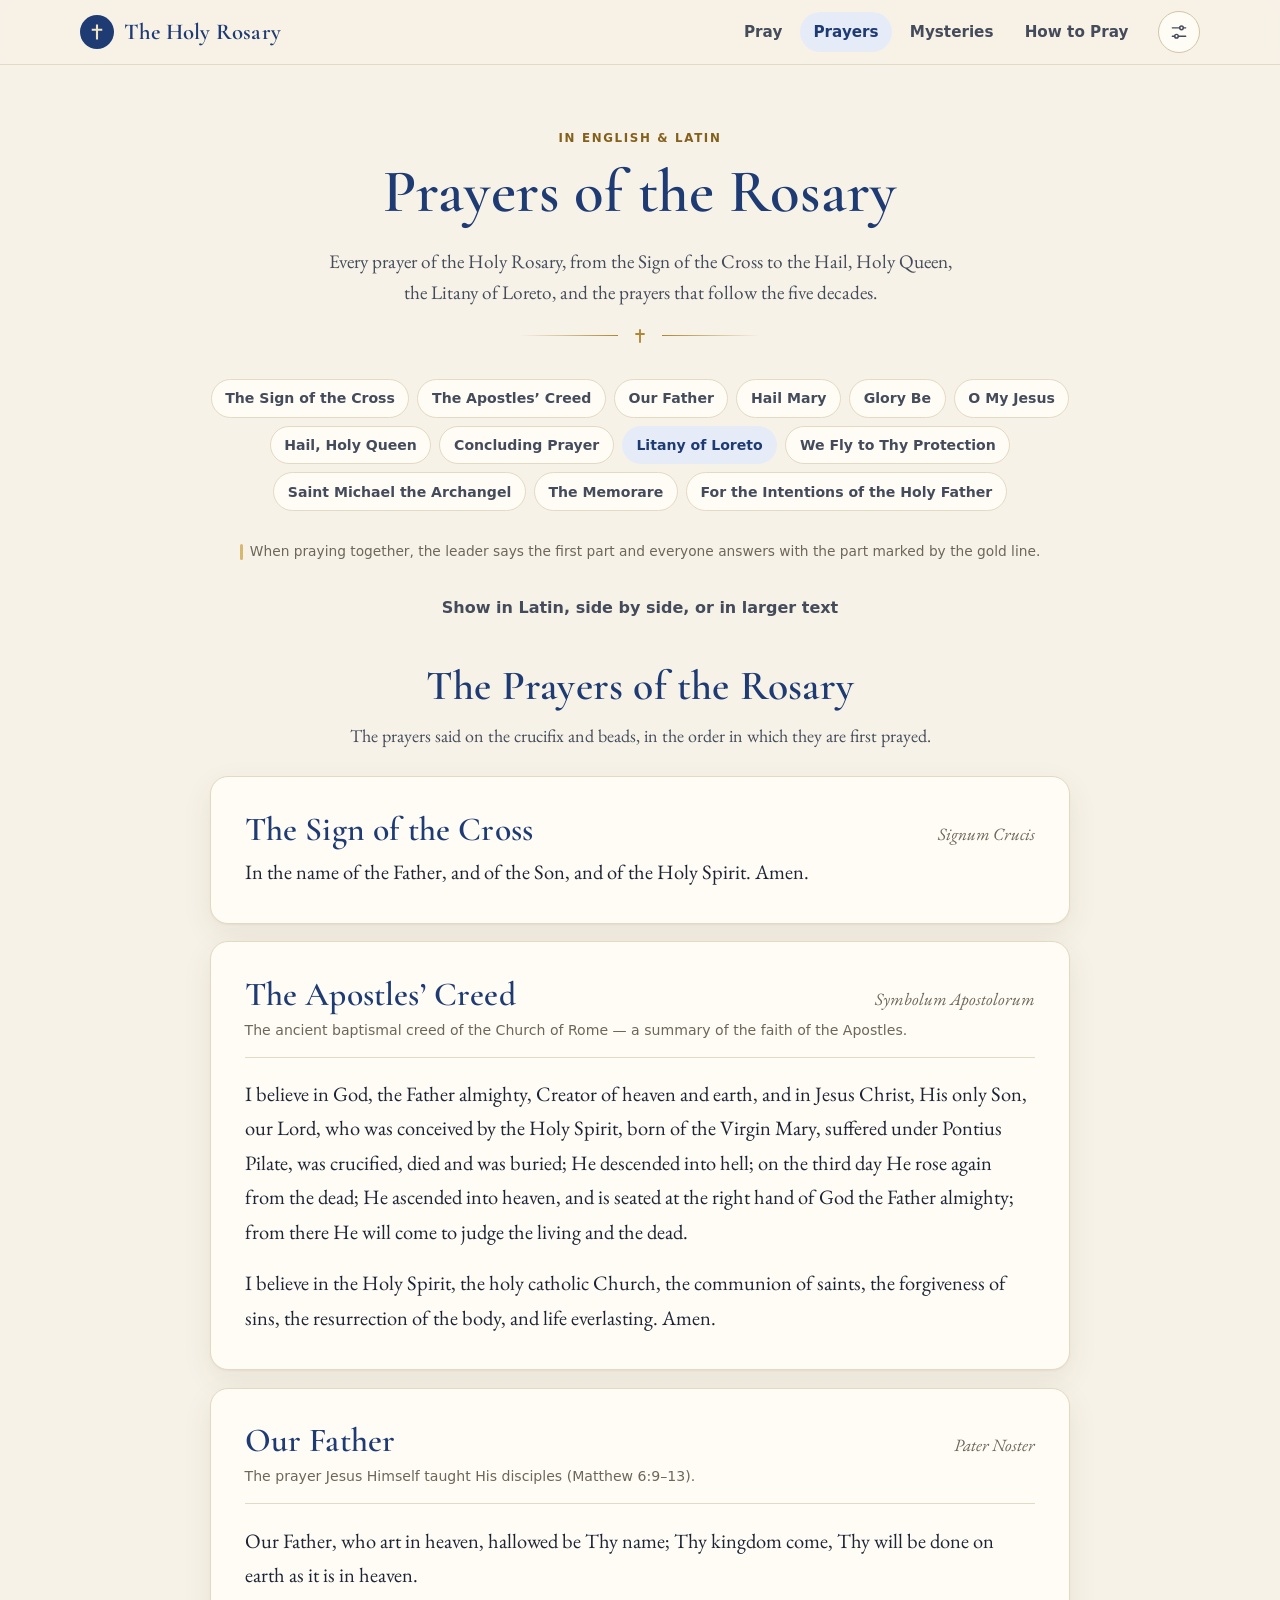
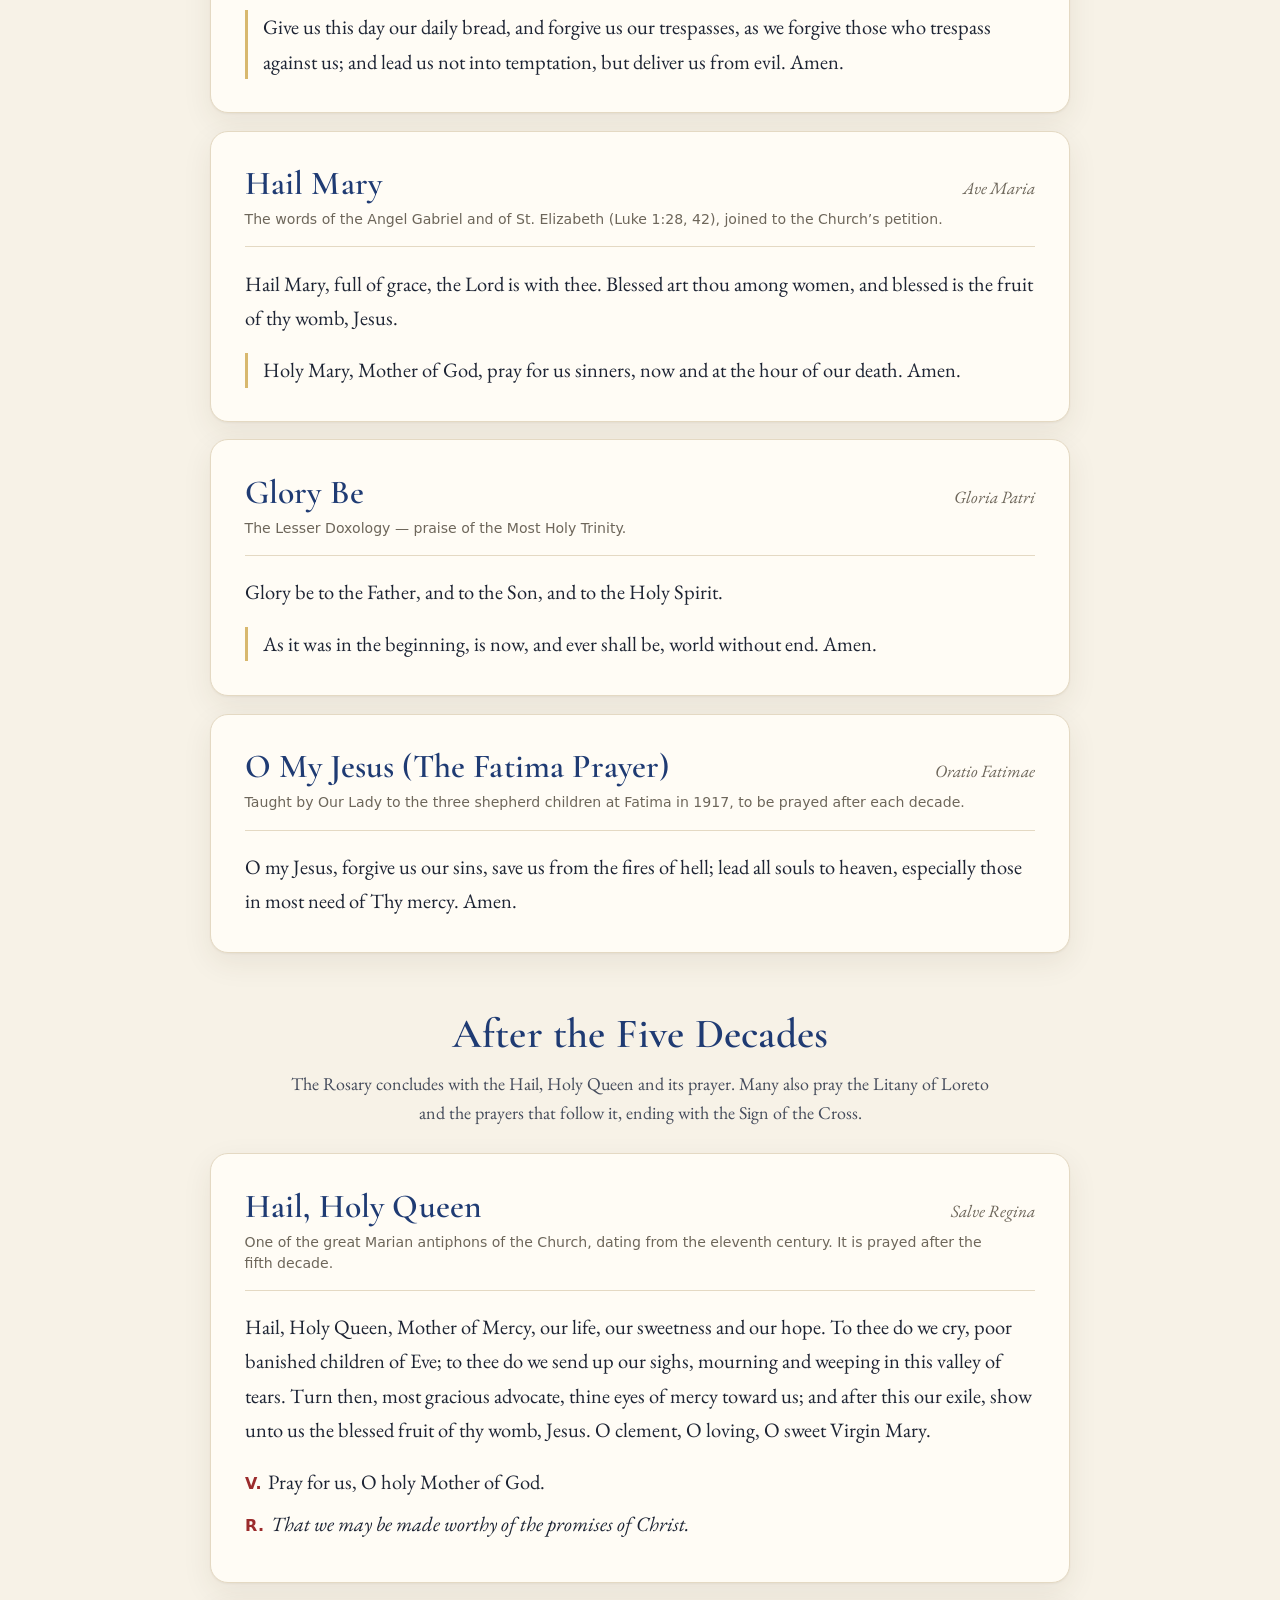
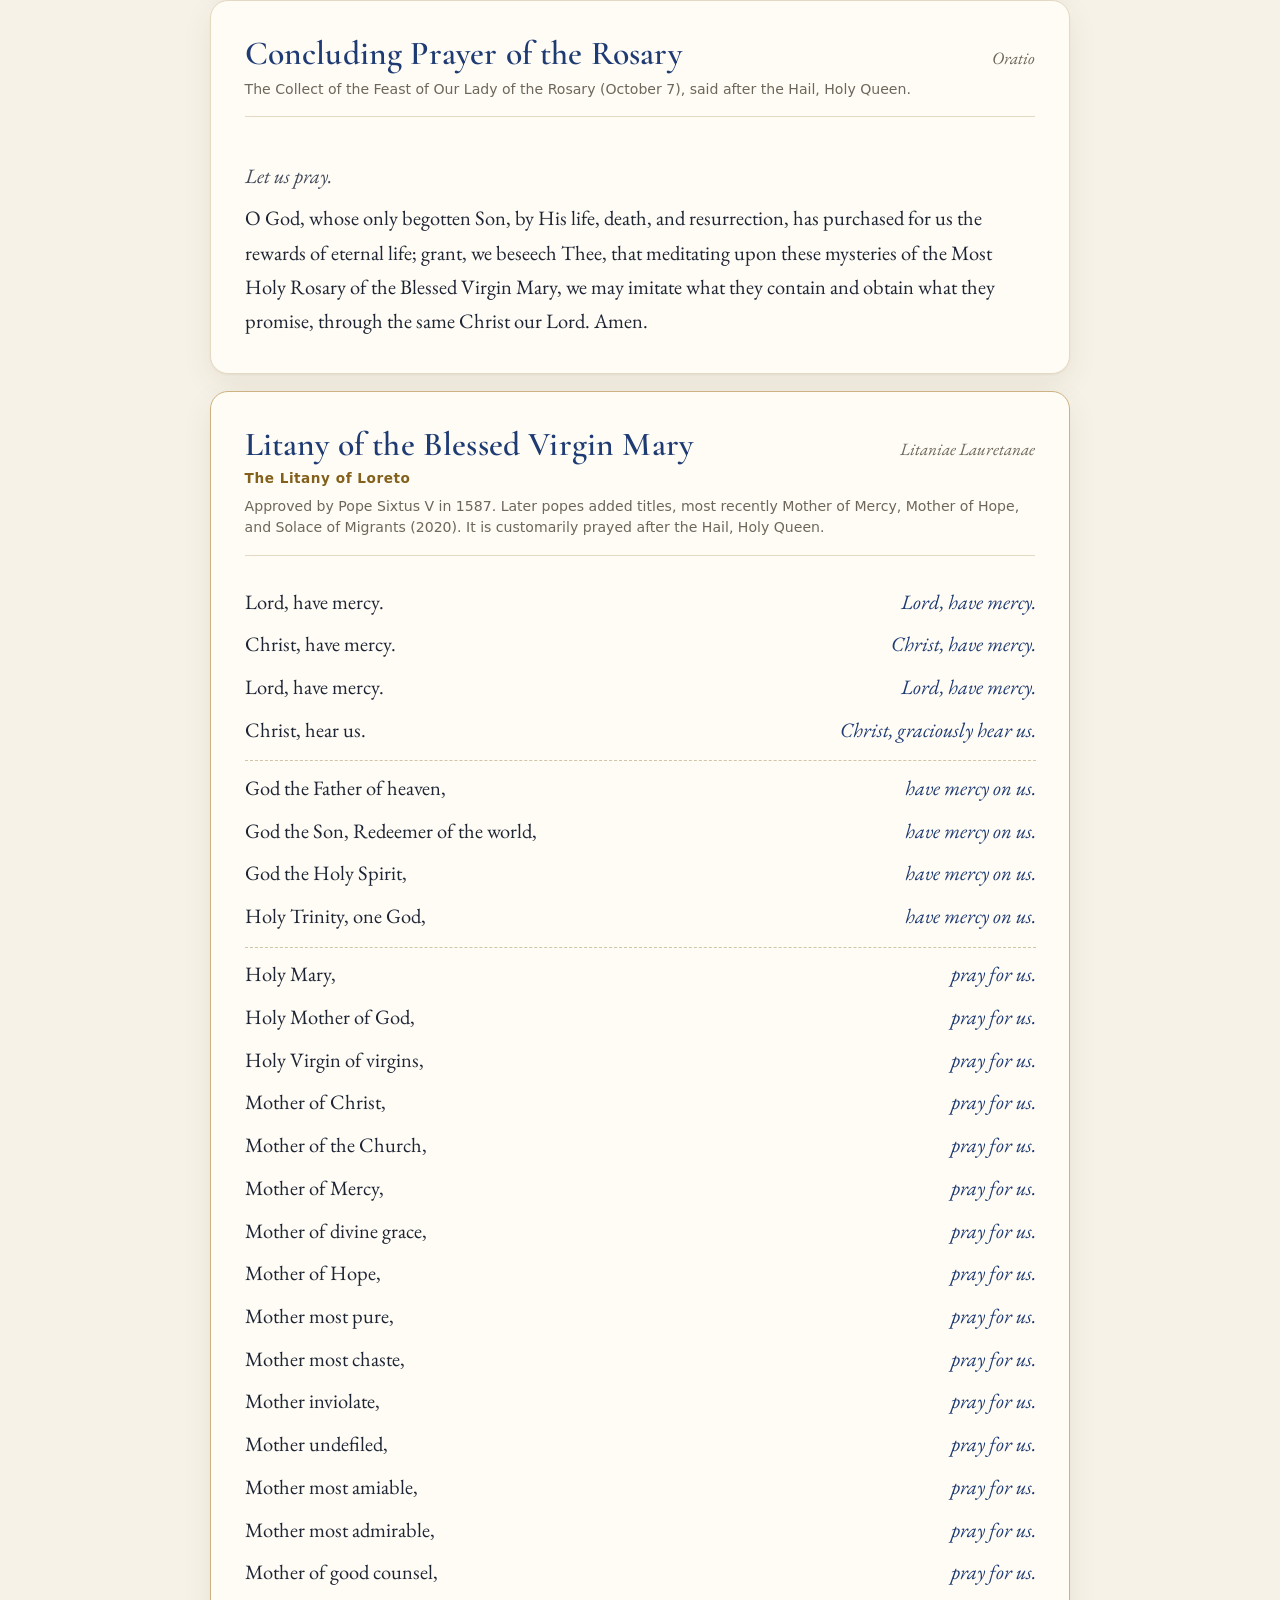
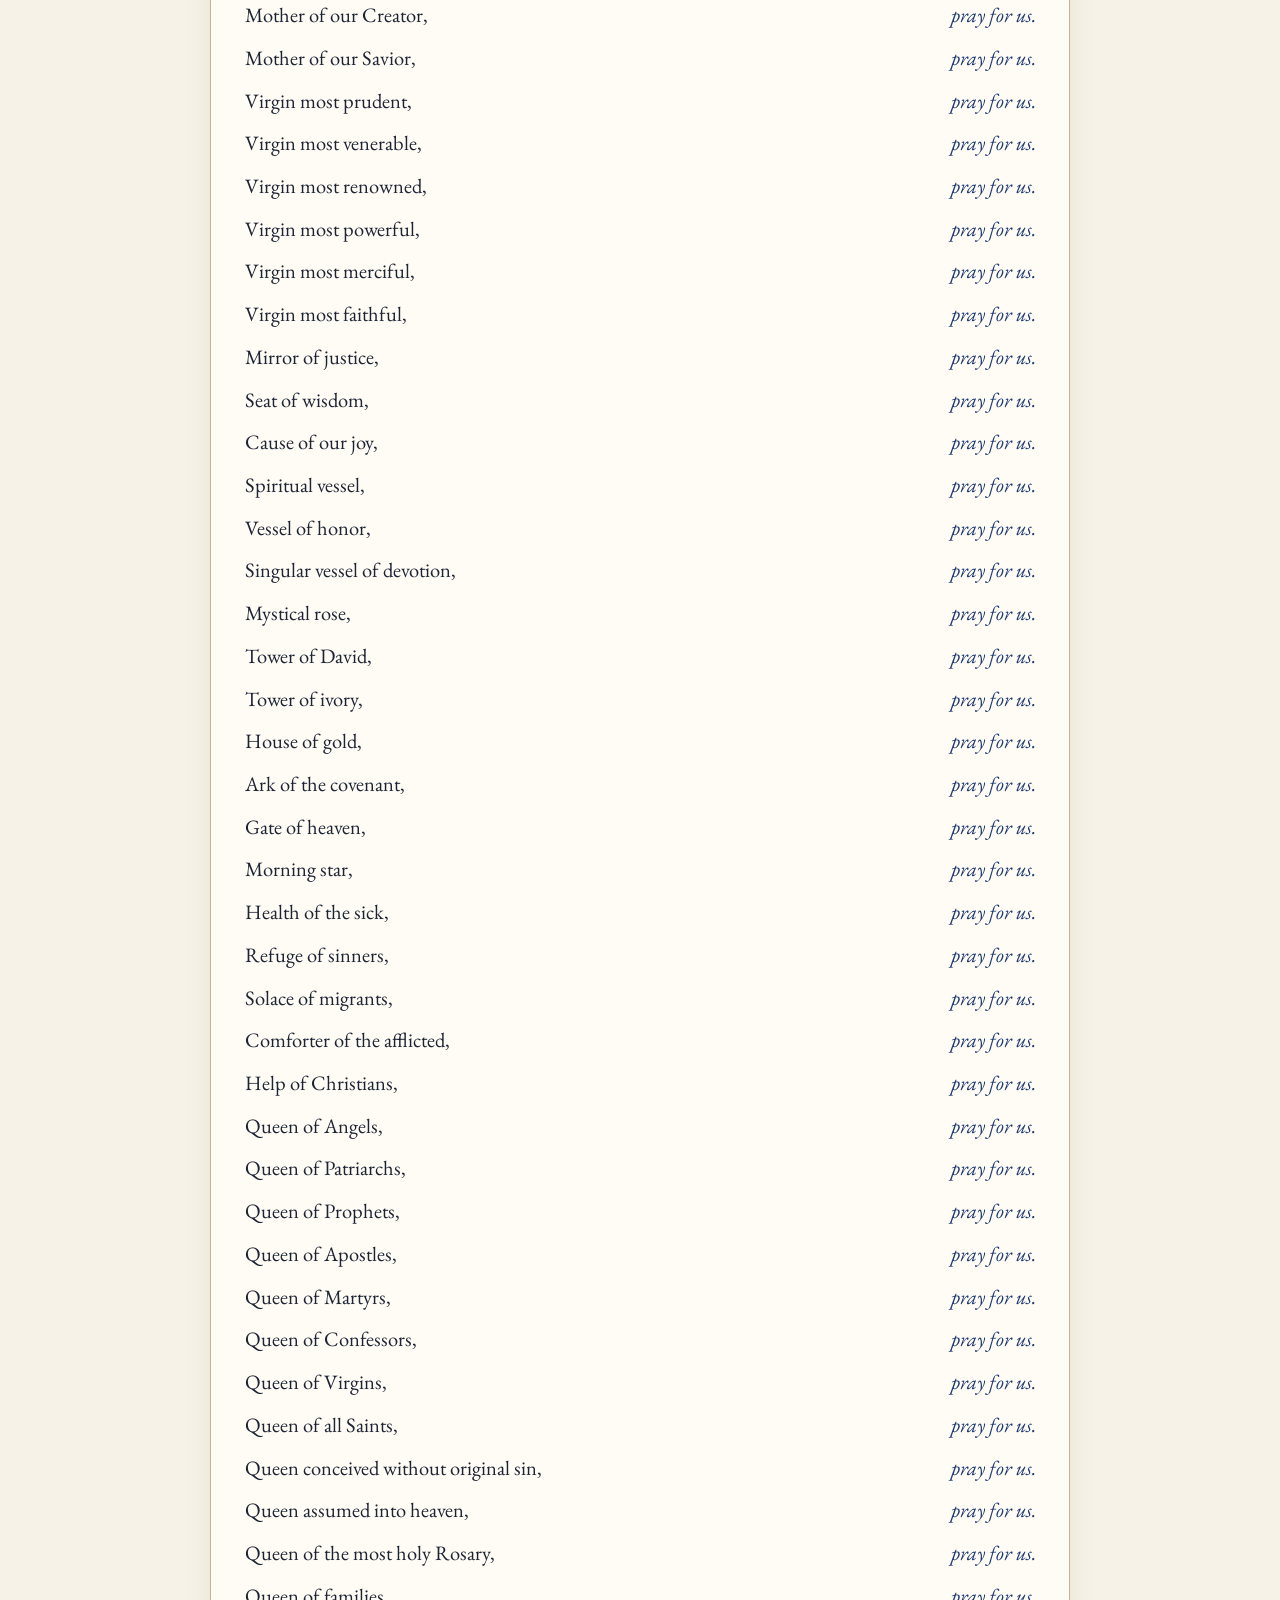
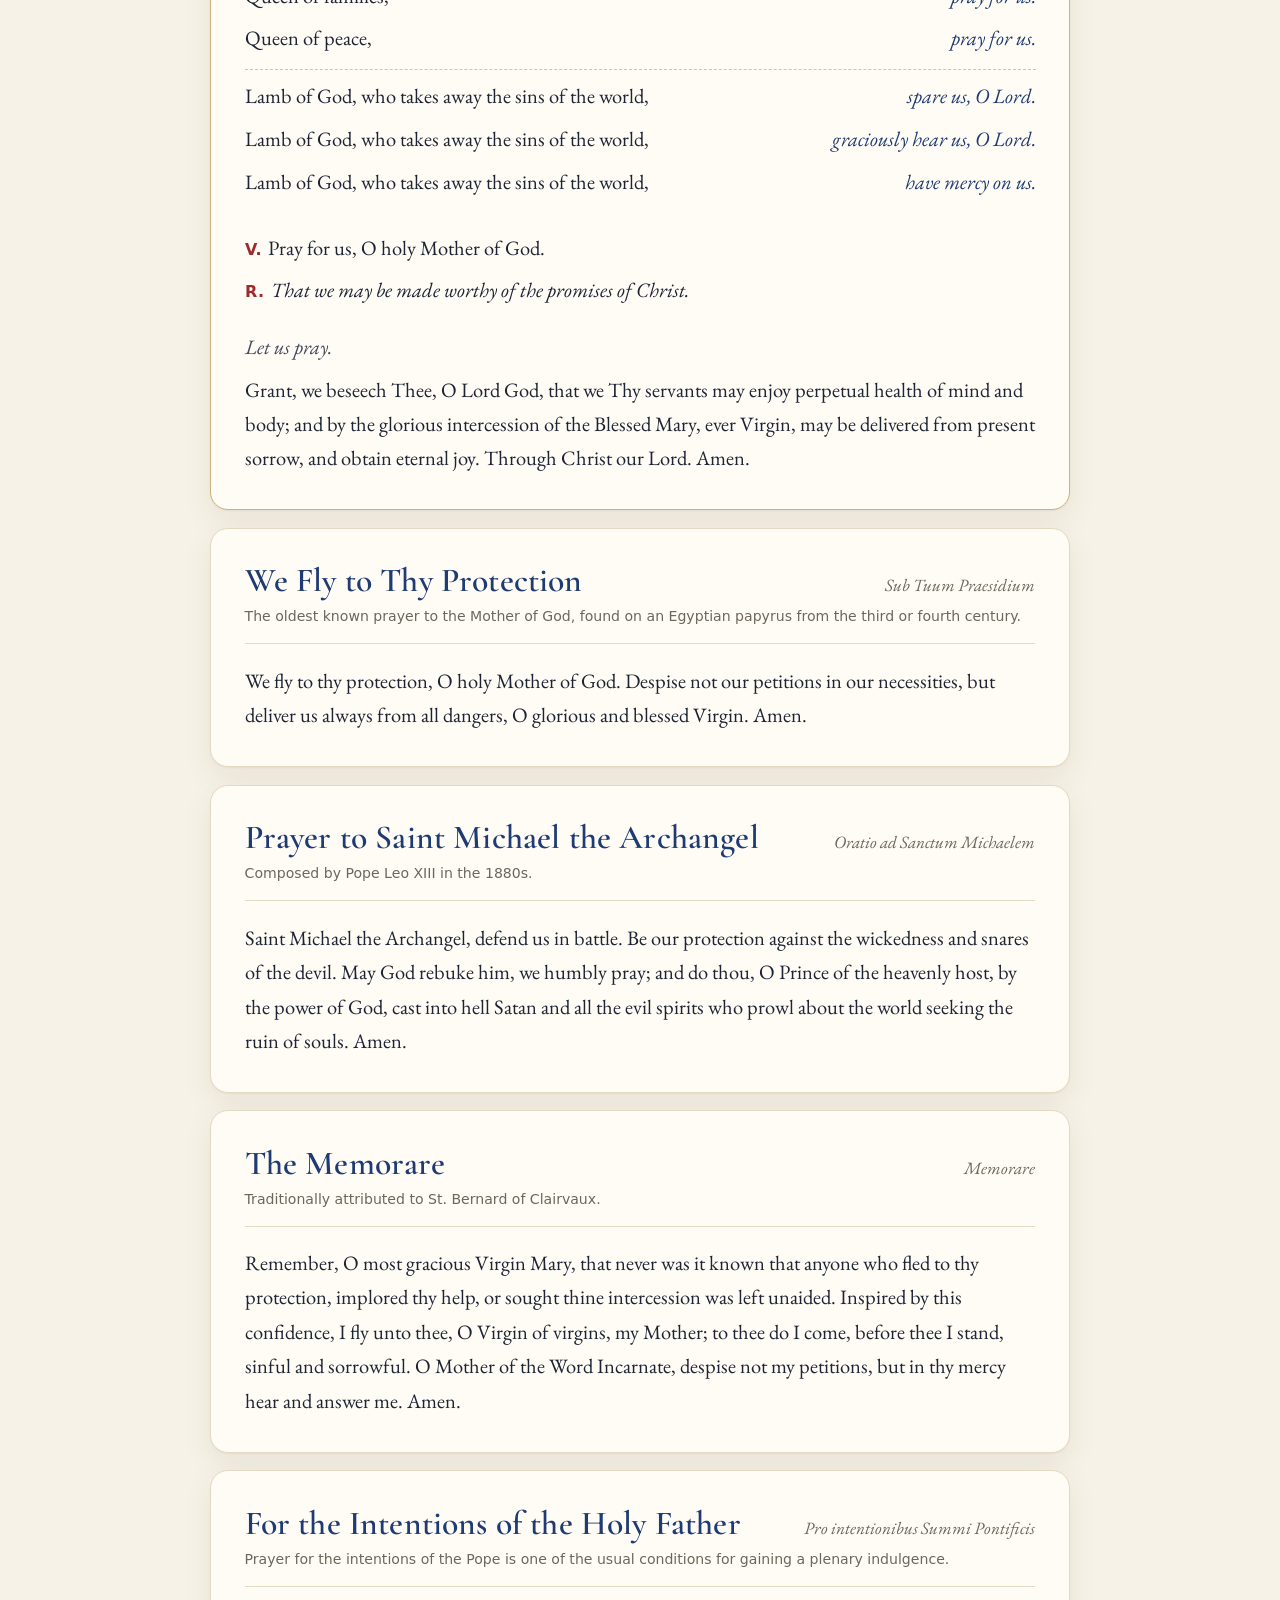
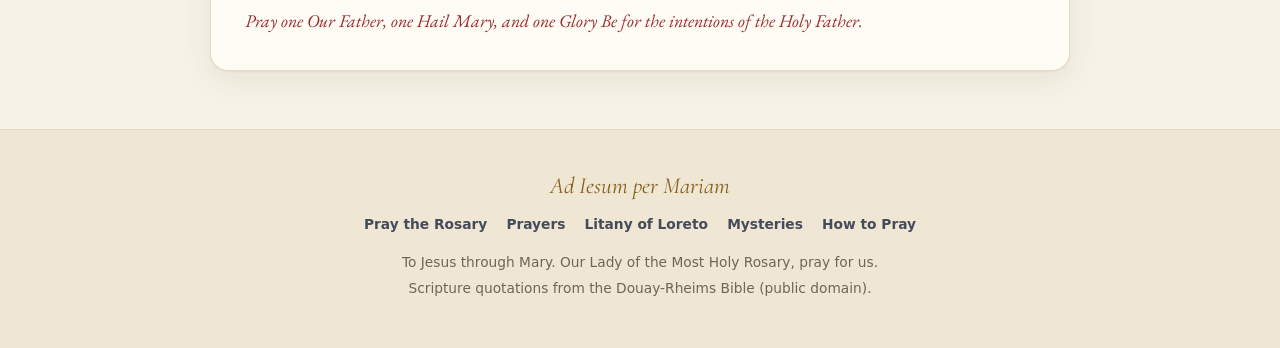
<file: prayers.html>
<!doctype html>
<html lang="en">
<head>
  <meta charset="utf-8">
  <meta name="viewport" content="width=device-width, initial-scale=1, viewport-fit=cover">
  <title>Prayers of the Rosary &amp; the Litany of Loreto — The Holy Rosary</title>
  <meta name="description" content="Every prayer of the Holy Rosary in English and Latin: the Apostles’ Creed, Our Father, Hail Mary, Glory Be, Fatima Prayer, Hail Holy Queen, the Litany of Loreto, St. Michael, the Memorare and more.">
  <meta name="theme-color" content="#f7f2e7">
  <meta property="og:type" content="website">
  <meta property="og:title" content="Prayers of the Rosary &amp; the Litany of Loreto">
  <meta property="og:description" content="Every prayer of the Holy Rosary in English and Latin, including the Hail, Holy Queen and the Litany of Loreto.">
  <meta property="og:url" content="https://the-holy-rosary.vercel.app/prayers.html">
  <meta property="og:image" content="https://the-holy-rosary.vercel.app/og-image.png">
  <meta property="og:image:width" content="1200">
  <meta property="og:image:height" content="630">
  <meta name="twitter:card" content="summary_large_image">
  <link rel="canonical" href="https://the-holy-rosary.vercel.app/prayers.html">
  <meta name="apple-mobile-web-app-title" content="Rosary">
  <link rel="icon" href="favicon.svg" type="image/svg+xml">
  <link rel="icon" href="icons/favicon-32.png" sizes="32x32" type="image/png">
  <link rel="apple-touch-icon" href="icons/apple-touch-icon.png">
  <link rel="manifest" href="manifest.webmanifest">
  <link rel="preload" href="fonts/eb-garamond-latin-wght-normal.woff2" as="font" type="font/woff2" crossorigin>
  <link rel="preload" href="fonts/cormorant-garamond-latin-wght-normal.woff2" as="font" type="font/woff2" crossorigin>
  <link rel="stylesheet" href="css/style.css">
  <script>try{var s=JSON.parse(localStorage.getItem('rosary.settings')||'{}'),d=document.documentElement;if(s.theme==='light'||s.theme==='dark')d.setAttribute('data-theme',s.theme);if(s.scale)d.style.setProperty('--scale',s.scale);}catch(e){}</script>
</head>
<body data-page="prayers">
  <a class="skip" href="#main">Skip to content</a>

  <header class="site-header">
    <div class="wrap header-inner">
      <a class="brand" href="index.html" aria-label="The Holy Rosary — home">
        <span class="brand-mark" aria-hidden="true"><svg viewBox="0 0 24 24"><path d="M10.6 2h2.8v5.6H19v2.8h-5.6V22h-2.8V10.4H5V7.6h5.6z" fill="currentColor"/></svg></span>
        <span>The Holy Rosary</span>
      </a>
      <nav class="site-nav" aria-label="Main">
        <a href="pray.html">Pray</a>
        <a href="prayers.html" aria-current="page">Prayers</a>
        <a href="mysteries.html">Mysteries</a>
        <a href="how-to-pray.html">How to Pray</a>
      </nav>
      <button class="icon-btn" id="settings-btn" type="button" aria-label="Settings: theme, text size and language" aria-haspopup="dialog">
        <svg viewBox="0 0 24 24" fill="none" stroke="currentColor" stroke-width="1.7" stroke-linecap="round" aria-hidden="true"><path d="M4 7h9M17 7h3M4 17h3M11 17h9"/><circle cx="15" cy="7" r="2.2"/><circle cx="9" cy="17" r="2.2"/></svg>
      </button>
    </div>
  </header>

  <main id="main">
    <header class="page-head wrap">
      <p class="eyebrow">In English &amp; Latin</p>
      <h1>Prayers of the Rosary</h1>
      <p class="lede">Every prayer of the Holy Rosary, from the Sign of the Cross to the Hail, Holy Queen, the Litany of Loreto, and the prayers that follow the five decades.</p>
      <div class="ornament" aria-hidden="true"><svg viewBox="0 0 24 24"><path d="M10.6 2h2.8v5.6H19v2.8h-5.6V22h-2.8V10.4H5V7.6h5.6z" fill="currentColor"/></svg></div>
    </header>

    <div class="wrap">
      <nav class="toc" id="toc" aria-label="Prayers on this page"></nav>
      <p class="legend"><span><span class="swatch" aria-hidden="true"></span>When praying together, the leader says the first part and everyone answers with the part marked by the gold line.</span></p>
      <p class="legend no-print"><button class="btn btn-quiet" type="button" data-open-settings>Show in Latin, side by side, or in larger text</button></p>
      <div id="prayer-list">
        <noscript><p class="noscript">Please enable JavaScript to show the prayers.</p></noscript>
      </div>
    </div>
  </main>

  <footer class="site-footer">
    <div class="wrap">
      <p class="motto">Ad Iesum per Mariam</p>
      <nav aria-label="Footer">
        <a href="pray.html">Pray the Rosary</a>
        <a href="prayers.html">Prayers</a>
        <a href="prayers.html#litany">Litany of Loreto</a>
        <a href="mysteries.html">Mysteries</a>
        <a href="how-to-pray.html">How to Pray</a>
      </nav>
      <p>To Jesus through Mary. Our Lady of the Most Holy Rosary, pray for us.</p>
      <p>Scripture quotations from the Douay-Rheims Bible (public domain).</p>
    </div>
  </footer>

  <script src="js/data.js"></script>
  <script src="js/app.js"></script>
</body>
</html>
</file>
<file: css/style.css>
/* =========================================================
   The Holy Rosary — styles
   ========================================================= */

/* ---------- Fonts (self-hosted, SIL Open Font License) ---------- */
@font-face {
  font-family: 'EB Garamond';
  font-style: normal;
  font-weight: 400 800;
  font-display: swap;
  src: url('../fonts/eb-garamond-latin-wght-normal.woff2') format('woff2');
}
@font-face {
  font-family: 'EB Garamond';
  font-style: italic;
  font-weight: 400 800;
  font-display: swap;
  src: url('../fonts/eb-garamond-latin-wght-italic.woff2') format('woff2');
}
@font-face {
  font-family: 'Cormorant Garamond';
  font-style: normal;
  font-weight: 300 700;
  font-display: swap;
  src: url('../fonts/cormorant-garamond-latin-wght-normal.woff2') format('woff2');
}
@font-face {
  font-family: 'Cormorant Garamond';
  font-style: italic;
  font-weight: 300 700;
  font-display: swap;
  src: url('../fonts/cormorant-garamond-latin-wght-italic.woff2') format('woff2');
}

/* ---------- Design tokens ---------- */
:root {
  --scale: 1;

  --bg: #f7f2e7;
  --bg-2: #efe6d3;
  --surface: #fffcf5;
  --surface-2: #faf4e6;
  --ink: #1c2333;
  --ink-2: #444b5b;
  --muted: #6d665a;
  --line: #e4d9c3;
  --line-2: #d3c4a6;
  --title: #1f3b73;
  --marian: #1f3b73;
  --marian-2: #2b4f93;
  --marian-tint: #e6ecf7;
  --on-marian: #fdf8ec;
  --gold: #b08534;
  --gold-ink: #83601c;
  --gold-soft: #f1e4c3;
  --rubric: #9b2b2c;
  --resp-rule: #d8b86e;
  --bead: #d3c6aa;
  --bead-done: #c49a45;
  --bead-cur: #1f3b73;
  --cord: #bcac8b;
  --metal: #b08534;
  --shadow: 0 1px 2px rgba(70, 52, 20, .05), 0 10px 30px rgba(70, 52, 20, .08);
  --shadow-lg: 0 2px 6px rgba(70, 52, 20, .06), 0 24px 60px rgba(70, 52, 20, .14);

  --radius: 18px;
  --header-h: 64px;

  --font-display: 'Cormorant Garamond', 'EB Garamond', Garamond, Georgia, 'Times New Roman', serif;
  --font-text: 'EB Garamond', Garamond, Georgia, 'Times New Roman', serif;
  --font-ui: system-ui, -apple-system, 'Segoe UI', Roboto, 'Helvetica Neue', Arial, sans-serif;

  color-scheme: light;
}

@media (prefers-color-scheme: dark) {
  :root:not([data-theme="light"]) {
    --bg: #0c1220;
    --bg-2: #111a2c;
    --surface: #141d31;
    --surface-2: #18233b;
    --ink: #ece5d5;
    --ink-2: #cbc3b1;
    --muted: #a49e8f;
    --line: #243049;
    --line-2: #34425f;
    --title: #ecd9a6;
    --marian: #a9c1f2;
    --marian-2: #c3d4f7;
    --marian-tint: #1b2846;
    --on-marian: #0c1220;
    --gold: #d6b363;
    --gold-ink: #dfc07a;
    --gold-soft: #2b2515;
    --rubric: #ec9091;
    --resp-rule: #7d6a3c;
    --bead: #39466a;
    --bead-done: #d6b363;
    --bead-cur: #b4cbff;
    --cord: #4d5a7c;
    --metal: #d6b363;
    --shadow: 0 1px 2px rgba(0, 0, 0, .3), 0 10px 30px rgba(0, 0, 0, .32);
    --shadow-lg: 0 2px 6px rgba(0, 0, 0, .35), 0 24px 60px rgba(0, 0, 0, .45);
    color-scheme: dark;
  }
}
:root[data-theme="dark"] {
  --bg: #0c1220;
  --bg-2: #111a2c;
  --surface: #141d31;
  --surface-2: #18233b;
  --ink: #ece5d5;
  --ink-2: #cbc3b1;
  --muted: #a49e8f;
  --line: #243049;
  --line-2: #34425f;
  --title: #ecd9a6;
  --marian: #a9c1f2;
  --marian-2: #c3d4f7;
  --marian-tint: #1b2846;
  --on-marian: #0c1220;
  --gold: #d6b363;
  --gold-ink: #dfc07a;
  --gold-soft: #2b2515;
  --rubric: #ec9091;
  --resp-rule: #7d6a3c;
  --bead: #39466a;
  --bead-done: #d6b363;
  --bead-cur: #b4cbff;
  --cord: #4d5a7c;
  --metal: #d6b363;
  --shadow: 0 1px 2px rgba(0, 0, 0, .3), 0 10px 30px rgba(0, 0, 0, .32);
  --shadow-lg: 0 2px 6px rgba(0, 0, 0, .35), 0 24px 60px rgba(0, 0, 0, .45);
  color-scheme: dark;
}

/* ---------- Base ---------- */
*, *::before, *::after { box-sizing: border-box; }
[hidden] { display: none !important; }

html {
  font-size: calc(100% * var(--scale));
  -webkit-text-size-adjust: 100%;
  text-size-adjust: 100%;
  scroll-padding-top: calc(var(--header-h) + 16px);
}
body {
  margin: 0;
  min-height: 100vh;
  display: flex;
  flex-direction: column;
  background: var(--bg);
  color: var(--ink);
  font-family: var(--font-text);
  font-size: 1.125rem;
  line-height: 1.6;
  -webkit-font-smoothing: antialiased;
  -moz-osx-font-smoothing: grayscale;
  overflow-x: hidden;
}
main { flex: 1 0 auto; }

h1, h2, h3, h4 {
  font-family: var(--font-display);
  font-weight: 600;
  line-height: 1.12;
  letter-spacing: .005em;
  margin: 0 0 .5em;
  text-wrap: balance;
}
p { margin: 0 0 1em; text-wrap: pretty; }
a { color: var(--marian); text-underline-offset: .18em; text-decoration-thickness: 1px; }
a:hover { color: var(--marian-2); }
img, svg { max-width: 100%; }
button { font: inherit; color: inherit; }

:focus-visible {
  outline: 3px solid color-mix(in srgb, var(--marian) 60%, transparent);
  outline-offset: 2px;
  border-radius: 6px;
}

.wrap { width: min(1120px, 100% - 32px); margin-inline: auto; }
.narrow { width: min(760px, 100% - 32px); margin-inline: auto; }

.skip {
  position: absolute; left: 12px; top: -60px; z-index: 100;
  background: var(--marian); color: var(--on-marian);
  padding: .6rem 1rem; border-radius: 10px; font-family: var(--font-ui);
}
.skip:focus { top: 12px; }

.sr-only {
  position: absolute !important; width: 1px; height: 1px; padding: 0; margin: -1px;
  overflow: hidden; clip: rect(0, 0, 0, 0); white-space: nowrap; border: 0;
}

.eyebrow {
  font-family: var(--font-ui);
  font-size: .74rem;
  font-weight: 650;
  letter-spacing: .14em;
  text-transform: uppercase;
  color: var(--gold-ink);
  margin: 0 0 .6rem;
}

/* ---------- Header ---------- */
.site-header {
  position: sticky; top: 0; z-index: 30;
  background: color-mix(in srgb, var(--bg) 86%, transparent);
  -webkit-backdrop-filter: saturate(1.4) blur(12px);
  backdrop-filter: saturate(1.4) blur(12px);
  border-bottom: 1px solid var(--line);
}
.header-inner {
  display: flex; align-items: center; gap: 1rem;
  min-height: var(--header-h);
}
.brand {
  display: inline-flex; align-items: center; gap: .6rem;
  text-decoration: none; color: var(--title);
  font-family: var(--font-display); font-weight: 650; font-size: 1.42rem;
  letter-spacing: .01em; white-space: nowrap;
}
.brand:hover { color: var(--title); }
.brand-mark {
  width: 34px; height: 34px; flex: none; border-radius: 50%;
  display: grid; place-items: center;
  background: var(--marian); color: var(--gold-soft);
}
:root[data-theme="dark"] .brand-mark { background: var(--gold-soft); color: var(--gold); }
@media (prefers-color-scheme: dark) { :root:not([data-theme="light"]) .brand-mark { background: var(--gold-soft); color: var(--gold); } }
.brand-mark svg { width: 18px; height: 18px; }

.site-nav { display: flex; gap: .25rem; margin-left: auto; }
.site-nav a {
  font-family: var(--font-ui); font-size: .95rem; font-weight: 550;
  color: var(--ink-2); text-decoration: none;
  padding: .5rem .85rem; border-radius: 999px;
  transition: background-color .15s, color .15s;
}
.site-nav a:hover { background: var(--marian-tint); color: var(--marian); }
.site-nav a[aria-current="page"] { background: var(--marian-tint); color: var(--marian); }

.icon-btn {
  width: 42px; height: 42px; flex: none;
  display: inline-grid; place-items: center;
  border-radius: 50%; border: 1px solid var(--line-2);
  background: var(--surface); color: var(--ink-2); cursor: pointer;
  transition: background-color .15s, color .15s, border-color .15s;
}
.icon-btn:hover { background: var(--marian-tint); color: var(--marian); border-color: transparent; }
.icon-btn svg { width: 20px; height: 20px; }

@media (max-width: 760px) {
  :root { --header-h: 108px; }
  .header-inner { flex-wrap: wrap; gap: 0 .75rem; padding-top: .5rem; }
  .brand { font-size: 1.3rem; min-height: 46px; }
  #settings-btn { margin-left: auto; }
  .site-nav {
    order: 3; width: 100%; margin: 0 -6px; padding: .2rem 0 .55rem;
    overflow-x: auto; scrollbar-width: none; justify-content: space-between;
  }
  .site-nav::-webkit-scrollbar { display: none; }
  .site-nav a { padding: .45rem .7rem; font-size: .92rem; white-space: nowrap; }
  body.in-session { --header-h: 62px; }
  body.in-session .site-nav { display: none; }
}

/* ---------- Buttons ---------- */
.btn {
  display: inline-flex; align-items: center; justify-content: center; gap: .55rem;
  font-family: var(--font-ui); font-size: 1rem; font-weight: 600; line-height: 1;
  padding: .85rem 1.3rem; min-height: 46px;
  border-radius: 999px; border: 1px solid var(--line-2);
  background: var(--surface); color: var(--ink);
  text-decoration: none; cursor: pointer;
  transition: background-color .15s, border-color .15s, color .15s, transform .1s, box-shadow .15s;
  -webkit-tap-highlight-color: transparent;
}
.btn:hover { border-color: var(--marian); color: var(--marian); }
.btn:active { transform: translateY(1px); }
.btn svg { width: 18px; height: 18px; flex: none; }
.btn-primary {
  background: var(--marian); color: var(--on-marian); border-color: transparent;
  box-shadow: 0 6px 18px color-mix(in srgb, var(--marian) 28%, transparent);
}
.btn-primary:hover { background: var(--marian-2); color: var(--on-marian); border-color: transparent; }
.btn-lg { font-size: 1.06rem; padding: 1.05rem 1.6rem; min-height: 54px; }
.btn-quiet { background: transparent; border-color: transparent; color: var(--ink-2); }
.btn-quiet:hover { background: var(--marian-tint); }
.btn[disabled] { opacity: .45; pointer-events: none; }

/* ---------- Cards ---------- */
.card {
  background: var(--surface);
  border: 1px solid var(--line);
  border-radius: var(--radius);
  box-shadow: var(--shadow);
  padding: clamp(1.25rem, 3.5vw, 2.1rem);
}

/* ---------- Page heads ---------- */
.page-head { padding: clamp(2.2rem, 6vw, 4rem) 0 clamp(1.4rem, 3vw, 2.2rem); text-align: center; }
.page-head h1 { font-size: clamp(2.4rem, 6.5vw, 3.8rem); color: var(--title); margin-bottom: .35em; }
.page-head .lede { max-width: 40rem; margin: 0 auto; color: var(--ink-2); font-size: 1.2rem; }

.ornament {
  display: flex; align-items: center; justify-content: center; gap: .9rem;
  color: var(--gold); margin: 1.2rem auto 0; max-width: 240px;
}
.ornament::before, .ornament::after {
  content: ""; height: 1px; flex: 1;
  background: linear-gradient(90deg, transparent, var(--gold));
}
.ornament::after { background: linear-gradient(90deg, var(--gold), transparent); }
.ornament svg { width: 16px; height: 16px; }

/* ---------- Home ---------- */
.hero { position: relative; padding: clamp(2.4rem, 7vw, 5rem) 0 clamp(2rem, 5vw, 3.4rem); overflow: hidden; }
.hero::before {
  content: ""; position: absolute; inset: -20% -10% auto -10%; height: 140%; z-index: -1;
  background:
    radial-gradient(45% 50% at 78% 38%, color-mix(in srgb, var(--gold) 20%, transparent), transparent 70%),
    radial-gradient(40% 45% at 8% 0%, color-mix(in srgb, var(--marian) 12%, transparent), transparent 70%);
}
.hero-grid { display: grid; grid-template-columns: minmax(0, 1.25fr) minmax(0, .75fr); gap: 2.5rem; align-items: center; }
.hero h1 { font-size: clamp(3rem, 8vw, 5rem); color: var(--title); margin-bottom: .25em; font-weight: 600; }
.hero .lede { font-size: clamp(1.18rem, 2.2vw, 1.38rem); color: var(--ink-2); max-width: 34rem; }
.hero-quote {
  margin: 1.6rem 0 0; padding: 0 0 0 1.1rem; border-left: 2px solid var(--gold);
  font-style: italic; color: var(--ink-2); max-width: 32rem; font-size: 1.12rem;
}
.hero-quote cite { display: block; margin-top: .35rem; font-style: normal; font-family: var(--font-ui); font-size: .82rem; color: var(--muted); }
.hero-art { justify-self: center; width: min(300px, 100%); }
.hero-art .rosary-svg { filter: drop-shadow(0 18px 30px color-mix(in srgb, var(--marian) 18%, transparent)); }

@media (max-width: 760px) {
  .hero-grid { grid-template-columns: 1fr; }
  .hero-art { position: absolute; right: -40px; top: 10px; width: 190px; opacity: .16; z-index: -1; pointer-events: none; }
}

.today {
  display: grid; grid-template-columns: minmax(0, 1fr) auto; gap: 1.5rem 2.5rem; align-items: start;
  position: relative; overflow: hidden;
}
.today::after {
  content: ""; position: absolute; right: -60px; top: -60px; width: 220px; height: 220px; border-radius: 50%;
  background: radial-gradient(circle, color-mix(in srgb, var(--gold) 16%, transparent), transparent 70%);
  pointer-events: none;
}
.today-title { font-size: clamp(2rem, 5vw, 2.7rem); color: var(--title); margin: 0 0 .2em; }
.today-days { font-family: var(--font-ui); font-size: .9rem; color: var(--muted); margin: 0 0 1rem; }
.season-note {
  font-family: var(--font-ui); font-size: .88rem; color: var(--gold-ink);
  background: var(--gold-soft); border-radius: 10px; padding: .55rem .8rem; display: inline-block;
}
.today-list { list-style: none; margin: .4rem 0 0; padding: 0; display: grid; gap: .1rem; }
.today-list li { display: flex; gap: .9rem; align-items: baseline; padding: .55rem 0; border-bottom: 1px solid var(--line); }
.today-list li:last-child { border-bottom: 0; }
.today-list .num {
  font-family: var(--font-display); font-weight: 700; font-size: 1.25rem; color: var(--gold);
  min-width: 1.2rem; text-align: center;
}
.today-list strong { font-weight: 550; font-size: 1.16rem; }
.today-list small { display: block; font-family: var(--font-ui); font-size: .8rem; color: var(--muted); margin-top: .1rem; }
.today-actions { display: flex; flex-direction: column; gap: .7rem; min-width: 230px; position: relative; z-index: 1; }
@media (max-width: 760px) {
  .today { grid-template-columns: 1fr; }
  .today-actions { min-width: 0; }
}

.section { padding: clamp(2.2rem, 6vw, 3.6rem) 0; }
.section-title { font-size: clamp(1.9rem, 4.5vw, 2.6rem); color: var(--title); }
.section-intro { color: var(--ink-2); max-width: 44rem; }

.sets { display: grid; grid-template-columns: repeat(auto-fit, minmax(240px, 1fr)); gap: 1rem; margin-top: 1.4rem; }
.set-card {
  display: flex; flex-direction: column; gap: .2rem;
  text-decoration: none; color: inherit; position: relative;
  transition: transform .15s, box-shadow .15s, border-color .15s;
}
.set-card:hover { transform: translateY(-2px); box-shadow: var(--shadow-lg); border-color: var(--line-2); color: inherit; }
.set-icon {
  width: 46px; height: 46px; border-radius: 50%; display: grid; place-items: center;
  background: var(--gold-soft); color: var(--gold-ink); margin-bottom: .7rem;
}
.set-icon svg { width: 24px; height: 24px; }
.set-card h3 { font-size: 1.6rem; margin: 0; color: var(--title); }
.set-card .days { font-family: var(--font-ui); font-size: .85rem; color: var(--muted); margin: 0 0 .7rem; }
.set-card ol { margin: 0 0 1rem; padding-left: 1.2rem; color: var(--ink-2); font-size: 1.02rem; line-height: 1.45; }
.set-card ol li { margin: .18rem 0; }
.set-card .go { margin-top: auto; font-family: var(--font-ui); font-weight: 600; font-size: .92rem; color: var(--marian); display: inline-flex; align-items: center; gap: .35rem; }
.set-card .go svg { width: 16px; height: 16px; }
.badge {
  font-family: var(--font-ui); font-size: .68rem; font-weight: 700; letter-spacing: .08em; text-transform: uppercase;
  background: var(--marian); color: var(--on-marian); border-radius: 999px; padding: .28rem .6rem;
}
.set-card .badge { position: absolute; top: 1.1rem; right: 1.1rem; }

.links-grid { display: grid; grid-template-columns: repeat(auto-fit, minmax(240px, 1fr)); gap: 1rem; }
.link-card { text-decoration: none; color: inherit; display: block; transition: transform .15s, box-shadow .15s; }
.link-card:hover { transform: translateY(-2px); box-shadow: var(--shadow-lg); color: inherit; }
.link-card h3 { font-size: 1.5rem; color: var(--title); margin-bottom: .3rem; }
.link-card p:not(.eyebrow) { margin: 0; color: var(--ink-2); font-size: 1.04rem; }
.link-card .eyebrow { margin-bottom: .45rem; }

/* Numbers in badges: lining figures (old-style "1" looks like "I" in these serif faces) */
.today-list .num, .mystery-num, .steps > li::before, .side-set, .step-title { font-variant-numeric: lining-nums; }

.resume-card {
  display: flex; flex-wrap: wrap; align-items: center; justify-content: space-between; gap: 1rem;
  border-color: color-mix(in srgb, var(--marian) 35%, var(--line));
  background: linear-gradient(135deg, var(--marian-tint), var(--surface) 70%);
}
.resume-card .resume-title { font-family: var(--font-display); font-size: 1.55rem; font-weight: 600; color: var(--title); margin: 0; }
.resume-card .resume-sub { font-family: var(--font-ui); font-size: .88rem; color: var(--muted); margin: .2rem 0 0; }
.resume-actions { display: flex; gap: .6rem; flex-wrap: wrap; }

.quote-band { text-align: center; padding: clamp(2.4rem, 6vw, 4rem) 0; }
.quote-band blockquote { margin: 0 auto; max-width: 44rem; font-family: var(--font-display); font-style: italic; font-size: clamp(1.6rem, 4vw, 2.3rem); line-height: 1.3; color: var(--title); }
.quote-band cite { display: block; margin-top: 1rem; font-family: var(--font-ui); font-style: normal; font-size: .88rem; color: var(--muted); }

/* ---------- Prayer text ---------- */
.prayer-block { container: prayer / inline-size; }
.prayer-text p, .bilingual p {
  font-size: 1.28rem; line-height: 1.68; margin: 0 0 .85em;
}
.prayer-text p:last-child, .bilingual .col p:last-child { margin-bottom: 0; }
.prayer-text .resp, .bilingual .resp {
  border-left: 3px solid var(--resp-rule);
  padding-left: .95rem;
}
.vr { margin-bottom: .35em !important; }
.vr-mark {
  font-family: var(--font-ui); font-weight: 700; font-size: .78em;
  color: var(--rubric); margin-right: .4rem; letter-spacing: .02em;
}
.vr-r { font-style: italic; }
.say { font-style: italic; color: var(--ink-2); margin-top: 1.1em !important; margin-bottom: .4em !important; }
.rubric { color: var(--rubric); font-style: italic; font-size: 1.12rem !important; }

.bilingual { display: grid; gap: 1.6rem 2.4rem; }
.bilingual .col-label {
  font-family: var(--font-ui); font-size: .7rem; font-weight: 700; letter-spacing: .14em; text-transform: uppercase;
  color: var(--muted); margin: 0 0 .6rem; padding-bottom: .4rem; border-bottom: 1px solid var(--line);
}
.bilingual .col.la p, .bilingual .col.la .lit-row { color: var(--ink-2); }
@container prayer (min-width: 620px) {
  .bilingual { grid-template-columns: 1fr 1fr; }
  .bilingual p { font-size: 1.16rem; }
  .bilingual .lit-row { font-size: 1.06rem; }
}

/* Litany */
.litany { margin: 0 0 1.2rem; }
.lit-group { padding: .35rem 0 .55rem; border-bottom: 1px dashed var(--line-2); }
.lit-group:last-child { border-bottom: 0; }
.lit-row { margin: 0 !important; padding: .26rem 0; font-size: 1.2rem; line-height: 1.42; }
.lit-resp { font-style: italic; color: var(--marian); display: inline-block; }
/* Wide enough: invocations on the left, responses aligned on the right */
@container prayer (min-width: 540px) {
  .lit-row { display: flex; flex-wrap: wrap; justify-content: space-between; column-gap: .9rem; }
  .lit-resp { margin-left: auto; text-align: right; }
}
.bilingual .col { container: prayer / inline-size; }

/* ---------- Prayers page ---------- */
.toc {
  display: flex; flex-wrap: wrap; gap: .5rem; justify-content: center;
  margin: 0 auto clamp(1.6rem, 4vw, 2.4rem); max-width: 860px;
}
.toc a {
  font-family: var(--font-ui); font-size: .88rem; font-weight: 550; text-decoration: none;
  color: var(--ink-2); background: var(--surface); border: 1px solid var(--line);
  border-radius: 999px; padding: .45rem .85rem;
}
.toc a:hover { color: var(--marian); border-color: var(--marian); }
.toc a.key { background: var(--marian-tint); color: var(--marian); border-color: transparent; }

.legend {
  display: flex; gap: .75rem; align-items: center; justify-content: center; flex-wrap: wrap;
  font-family: var(--font-ui); font-size: .86rem; color: var(--muted); margin: -0.6rem auto 2rem;
}
.legend .swatch { width: 3px; height: 1.2em; background: var(--resp-rule); border-radius: 2px; display: inline-block; vertical-align: middle; margin-right: .45rem; }

.prayer-section { margin: 0 auto clamp(2.4rem, 6vw, 3.6rem); max-width: 860px; }
.prayer-section > .section-title { text-align: center; margin-bottom: .3em; }
.prayer-section > .section-intro { text-align: center; margin: 0 auto 1.6rem; }
.prayer-card { margin-bottom: 1.1rem; scroll-margin-top: calc(var(--header-h) + 16px); }
.prayer-head { display: flex; flex-wrap: wrap; align-items: baseline; justify-content: space-between; gap: .2rem 1rem; margin-bottom: .4rem; }
.prayer-head h3 { font-size: clamp(1.7rem, 4vw, 2.1rem); color: var(--title); margin: 0; }
.prayer-la { font-style: italic; color: var(--muted); margin: 0; font-size: 1.08rem; }
.prayer-sub { width: 100%; margin: .1rem 0 0; font-family: var(--font-ui); font-size: .85rem; color: var(--gold-ink); font-weight: 600; letter-spacing: .04em; }
.prayer-about { font-family: var(--font-ui); font-size: .88rem; color: var(--muted); line-height: 1.5; margin: 0 0 1.2rem; padding-bottom: 1rem; border-bottom: 1px solid var(--line); }
.prayer-card.feature { border-color: color-mix(in srgb, var(--gold) 45%, var(--line)); }

/* ---------- Mysteries page ---------- */
.schedule-strip {
  display: grid; grid-template-columns: repeat(7, 1fr); gap: .4rem; max-width: 760px; margin: 0 auto 2.4rem;
}
.schedule-strip .day {
  text-align: center; background: var(--surface); border: 1px solid var(--line); border-radius: 14px; padding: .65rem .3rem;
  text-decoration: none; color: inherit;
}
.schedule-strip .day.is-today { border-color: var(--marian); background: var(--marian-tint); }
.schedule-strip .d { display: block; font-family: var(--font-ui); font-size: .72rem; font-weight: 700; letter-spacing: .1em; text-transform: uppercase; color: var(--muted); }
.schedule-strip .m { display: block; font-family: var(--font-display); font-size: 1.12rem; font-weight: 600; color: var(--title); margin-top: .15rem; }
@media (max-width: 560px) {
  .schedule-strip { grid-template-columns: repeat(4, 1fr); }
}

.set-section { max-width: 900px; margin: 0 auto clamp(2.6rem, 6vw, 4rem); scroll-margin-top: calc(var(--header-h) + 16px); }
.set-head { display: flex; flex-wrap: wrap; align-items: center; gap: 1rem 1.4rem; margin-bottom: 1.4rem; }
.set-head .set-icon { margin: 0; width: 56px; height: 56px; }
.set-head .set-icon svg { width: 28px; height: 28px; }
.set-head h2 { font-size: clamp(2rem, 5vw, 2.7rem); color: var(--title); margin: 0; }
.set-head .days { font-family: var(--font-ui); font-size: .9rem; color: var(--muted); margin: .15rem 0 0; }
.set-head .btn { margin-left: auto; }
.set-intro { color: var(--ink-2); font-size: 1.18rem; margin: -0.4rem 0 1.4rem; }

.mystery { display: grid; grid-template-columns: auto minmax(0, 1fr); gap: 0 1.2rem; margin-bottom: 1rem; }
.mystery-num {
  width: 46px; height: 46px; border-radius: 50%;
  display: grid; place-items: center;
  font-family: var(--font-display); font-weight: 700; font-size: 1.35rem;
  color: var(--gold-ink); border: 1.5px solid var(--gold);
  background: var(--gold-soft);
}
.mystery h3 { font-size: clamp(1.5rem, 3.6vw, 1.9rem); color: var(--title); margin: .35rem 0 .15rem; }
.mystery .ref { font-family: var(--font-ui); font-size: .85rem; color: var(--muted); margin: 0 0 .9rem; }
.scripture {
  margin: 0 0 1rem; padding: .2rem 0 .2rem 1.1rem; border-left: 2px solid var(--gold);
  font-style: italic; font-size: 1.18rem; color: var(--ink-2);
}
.scripture cite { display: block; font-style: normal; font-family: var(--font-ui); font-size: .8rem; color: var(--muted); margin-top: .3rem; }
.mystery .med { margin: 0 0 .9rem; font-size: 1.16rem; }
.fruit {
  display: inline-flex; align-items: center; gap: .5rem; margin: 0;
  font-family: var(--font-ui); font-size: .86rem; color: var(--ink-2);
  background: var(--surface-2); border: 1px solid var(--line); border-radius: 999px; padding: .35rem .8rem;
}
.fruit b { color: var(--gold-ink); font-weight: 700; letter-spacing: .08em; text-transform: uppercase; font-size: .7rem; }
@media (max-width: 560px) {
  .mystery { grid-template-columns: 1fr; }
  .mystery-num { width: 38px; height: 38px; font-size: 1.15rem; }
}

/* ---------- How to pray ---------- */
.howto-grid { display: grid; grid-template-columns: minmax(0, 360px) minmax(0, 1fr); gap: clamp(1.5rem, 4vw, 3rem); align-items: start; max-width: 1040px; margin: 0 auto; }
.howto-figure { position: sticky; top: calc(var(--header-h) + 20px); margin: 0; }
.howto-figure figcaption { font-family: var(--font-ui); font-size: .82rem; color: var(--muted); text-align: center; margin-top: .6rem; }
@media (max-width: 860px) {
  .howto-grid { grid-template-columns: 1fr; }
  .howto-figure { position: static; max-width: 340px; margin: 0 auto; }
}
.steps { list-style: none; margin: 0; padding: 0; counter-reset: s; }
.steps > li { counter-increment: s; position: relative; padding: 0 0 1.4rem 3.6rem; }
.steps > li::before {
  content: counter(s); position: absolute; left: 0; top: -.1rem;
  width: 2.4rem; height: 2.4rem; border-radius: 50%; display: grid; place-items: center;
  font-family: var(--font-display); font-weight: 700; font-size: 1.25rem;
  color: var(--on-marian); background: var(--marian);
}
.steps > li::after {
  content: ""; position: absolute; left: 1.2rem; top: 2.5rem; bottom: .2rem; width: 1px; background: var(--line-2);
}
.steps > li:last-child::after { display: none; }
.steps h3 { font-size: 1.5rem; margin: 0 0 .25rem; color: var(--title); }
.steps p { margin: 0; color: var(--ink-2); }
.steps .where { font-family: var(--font-ui); font-size: .8rem; font-weight: 600; letter-spacing: .06em; text-transform: uppercase; color: var(--gold-ink); margin-top: .35rem; }

.table-wrap { overflow-x: auto; }
.schedule { width: 100%; border-collapse: collapse; font-size: 1.1rem; }
.schedule th, .schedule td { text-align: left; padding: .75rem .9rem; border-bottom: 1px solid var(--line); }
.schedule th { font-family: var(--font-ui); font-size: .75rem; letter-spacing: .12em; text-transform: uppercase; color: var(--muted); font-weight: 700; }
.schedule tr.is-today td { background: var(--marian-tint); }
.schedule td:first-child { font-weight: 600; }
.note { font-family: var(--font-ui); font-size: .9rem; color: var(--muted); line-height: 1.55; }

.info-grid { display: grid; grid-template-columns: repeat(auto-fit, minmax(280px, 1fr)); gap: 1rem; }
.info-grid h3 { font-size: 1.45rem; color: var(--title); }
.info-grid p { color: var(--ink-2); font-size: 1.08rem; }
.info-grid p:last-child { margin-bottom: 0; }

/* ---------- Rosary SVG ---------- */
.rosary-svg { display: block; width: 100%; height: auto; overflow: visible; }
.rosary-svg .cord { fill: none; stroke: var(--cord); stroke-width: 1.1; }
.rosary-svg .bead { fill: var(--bead); stroke: rgba(0, 0, 0, .14); stroke-width: .5; transition: fill .3s; }
.rosary-svg .bead.done { fill: var(--bead-done); }
.rosary-svg .bead.cur { fill: var(--bead-cur); }
.rosary-svg .chain { fill: var(--cord); transition: fill .3s; }
.rosary-svg .chain.done { fill: var(--bead-done); }
.rosary-svg .chain.cur { fill: var(--bead-cur); }
.rosary-svg .shine { fill: #fff; opacity: .5; pointer-events: none; }
.rosary-svg .medal-body { fill: var(--metal); }
.rosary-svg .medal-ring { fill: none; stroke: var(--surface); stroke-width: .8; opacity: .8; }
.rosary-svg .medal-star { fill: var(--surface); }
.rosary-svg .crucifix rect { fill: var(--metal); }
.rosary-svg .medal.cur .medal-body, .rosary-svg .crucifix.cur rect { fill: var(--bead-cur); }
.rosary-svg .halo {
  fill: var(--bead-cur); opacity: .22;
  transform-box: fill-box; transform-origin: center;
  animation: halo 2.6s ease-in-out infinite;
}
@keyframes halo {
  0%, 100% { transform: scale(.82); opacity: .3; }
  50% { transform: scale(1.18); opacity: .12; }
}
.rosary-svg.interactive [data-id] { cursor: pointer; }
.rosary-svg.decor .bead { fill: var(--marian); stroke: none; }
.rosary-svg.decor .shine { opacity: .35; }
.rosary-svg .marker circle { fill: var(--marian); }
.rosary-svg .marker text { fill: var(--on-marian); font-family: var(--font-ui); font-size: 9.5px; font-weight: 700; text-anchor: middle; dominant-baseline: central; }
.rosary-svg .marker line { stroke: var(--marian); stroke-width: .8; opacity: .55; }

/* ---------- Pray page: setup ---------- */
.setup { padding: clamp(1.8rem, 5vw, 3.2rem) 0 4rem; }
.setup h1 { font-size: clamp(2.4rem, 6.5vw, 3.6rem); color: var(--title); text-align: center; margin-bottom: .2em; }
.setup .lede { text-align: center; color: var(--ink-2); margin: 0 auto 1.8rem; max-width: 34rem; }
.setup .eyebrow { text-align: center; }
.setup fieldset { border: 0; padding: 0; margin: 0 0 1.8rem; min-width: 0; }
.setup legend, .field-label {
  font-family: var(--font-ui); font-size: .78rem; font-weight: 700; letter-spacing: .12em; text-transform: uppercase;
  color: var(--muted); padding: 0; margin: 0 0 .8rem;
}
.set-options { display: grid; grid-template-columns: repeat(2, minmax(0, 1fr)); gap: .75rem; }
@media (max-width: 520px) { .set-options { grid-template-columns: 1fr; } }
.set-option { position: relative; display: block; cursor: pointer; }
.set-option input { position: absolute; opacity: 0; inset: 0; margin: 0; cursor: pointer; }
.set-option .opt-body {
  display: flex; align-items: center; gap: .9rem; height: 100%;
  background: var(--surface); border: 1.5px solid var(--line); border-radius: 16px; padding: .95rem 1rem;
  transition: border-color .15s, background-color .15s, box-shadow .15s;
}
.set-option .set-icon { width: 42px; height: 42px; margin: 0; flex: none; }
.set-option .set-icon svg { width: 22px; height: 22px; }
.set-option strong { display: block; font-family: var(--font-display); font-size: 1.42rem; font-weight: 600; line-height: 1.1; color: var(--title); }
.set-option small { display: block; font-family: var(--font-ui); font-size: .8rem; color: var(--muted); margin-top: .15rem; }
.set-option .badge { margin-left: auto; align-self: flex-start; }
.set-option input:checked + .opt-body { border-color: var(--marian); background: var(--marian-tint); box-shadow: 0 0 0 3px color-mix(in srgb, var(--marian) 18%, transparent); }
.set-option input:focus-visible + .opt-body { outline: 3px solid color-mix(in srgb, var(--marian) 60%, transparent); outline-offset: 2px; }

.toggles { background: var(--surface); border: 1px solid var(--line); border-radius: 16px; padding: .3rem 1.1rem; }
.toggle { display: flex; align-items: center; gap: .9rem; padding: .8rem 0; border-bottom: 1px solid var(--line); cursor: pointer; }
.toggle:last-child { border-bottom: 0; }
.toggle .t-text { flex: 1; min-width: 0; }
.toggle strong { display: block; font-weight: 550; font-size: 1.12rem; line-height: 1.3; }
.toggle small { display: block; font-family: var(--font-ui); font-size: .8rem; color: var(--muted); margin-top: .1rem; }
.toggle.fixed { cursor: default; }
.toggle.fixed .always { font-family: var(--font-ui); font-size: .75rem; font-weight: 600; color: var(--muted); }
.switch { position: relative; flex: none; width: 46px; height: 28px; }
.switch input { position: absolute; inset: 0; opacity: 0; margin: 0; cursor: pointer; }
.switch span {
  position: absolute; inset: 0; border-radius: 999px; background: var(--line-2);
  transition: background-color .2s;
}
.switch span::after {
  content: ""; position: absolute; top: 3px; left: 3px; width: 22px; height: 22px; border-radius: 50%;
  background: #fff; box-shadow: 0 1px 3px rgba(0, 0, 0, .25); transition: transform .2s;
}
.switch input:checked + span { background: var(--marian); }
.switch input:checked + span::after { transform: translateX(18px); }
:root[data-theme="dark"] .switch input:checked + span::after { background: var(--on-marian); }
.switch input:focus-visible + span { outline: 3px solid color-mix(in srgb, var(--marian) 60%, transparent); outline-offset: 2px; }
.toggle-group-label { font-family: var(--font-ui); font-size: .72rem; font-weight: 700; letter-spacing: .12em; text-transform: uppercase; color: var(--gold-ink); padding: .9rem 0 .1rem; }

.field input[type="text"] {
  width: 100%; font: inherit; font-size: 1.15rem; color: var(--ink);
  background: var(--surface); border: 1.5px solid var(--line-2); border-radius: 14px; padding: .85rem 1rem;
}
.field input[type="text"]::placeholder { color: var(--muted); opacity: .8; }
.field input[type="text"]:focus { outline: none; border-color: var(--marian); box-shadow: 0 0 0 3px color-mix(in srgb, var(--marian) 20%, transparent); }
.field .hint { font-family: var(--font-ui); font-size: .8rem; color: var(--muted); margin: .45rem 0 0; }
.begin-row { display: flex; justify-content: center; margin-top: 2rem; }
.begin-row .btn { min-width: min(320px, 100%); }

/* ---------- Pray page: session ---------- */
.pray-grid {
  display: grid; grid-template-columns: minmax(0, 1fr); gap: 2.4rem;
  padding: 1.3rem 0 7.5rem;
}
@media (min-width: 980px) {
  .pray-grid { grid-template-columns: 290px minmax(0, 1fr); padding-bottom: 3rem; }
}
.pray-side { display: none; }
@media (min-width: 980px) {
  .pray-side { display: block; position: sticky; top: calc(var(--header-h) + 18px); align-self: start; }
}
.pray-side .rosary-wrap { width: 230px; margin: 0 auto 1.1rem; }
.side-set { text-align: center; font-family: var(--font-display); font-weight: 600; font-size: 1.4rem; color: var(--title); margin: 0 0 .7rem; }
.side-list { list-style: none; margin: 0; padding: 0; }
.side-list button {
  width: 100%; display: flex; align-items: center; gap: .7rem; text-align: left;
  background: none; border: 0; border-radius: 12px; padding: .5rem .6rem; cursor: pointer;
  font-size: 1.02rem; line-height: 1.25; color: var(--ink-2);
}
.side-list button:hover { background: var(--marian-tint); color: var(--ink); }
.side-list .n {
  flex: none; width: 24px; height: 24px; border-radius: 50%; display: grid; place-items: center;
  font-family: var(--font-ui); font-size: .72rem; font-weight: 700;
  border: 1.5px solid var(--line-2); color: var(--muted);
}
.side-list .is-done .n { background: var(--bead-done); border-color: var(--bead-done); color: var(--surface); }
.side-list .is-cur button { background: var(--marian-tint); color: var(--ink); font-weight: 550; }
.side-list .is-cur .n { background: var(--bead-cur); border-color: var(--bead-cur); color: var(--surface); }
.side-progress { margin: 1.1rem .6rem 0; }
.side-progress .bar { height: 4px; border-radius: 4px; background: var(--line); overflow: hidden; }
.side-progress .bar span { display: block; height: 100%; width: 0; background: linear-gradient(90deg, var(--gold), var(--marian)); transition: width .35s; }
.side-progress p { font-family: var(--font-ui); font-size: .78rem; color: var(--muted); margin: .45rem 0 0; display: flex; justify-content: space-between; }
.side-intention { margin: 1rem .6rem 0; font-style: italic; color: var(--ink-2); font-size: 1rem; }
.side-intention b { display: block; font-style: normal; font-family: var(--font-ui); font-size: .7rem; letter-spacing: .12em; text-transform: uppercase; color: var(--gold-ink); margin-bottom: .2rem; }

.pray-main { min-width: 0; max-width: 760px; width: 100%; }
.step-head { display: flex; align-items: center; gap: 1rem; margin-bottom: 1.2rem; }
.mini-rosary { width: 78px; flex: none; }
@media (min-width: 980px) { .mini-rosary { display: none; } }
.step-head-text { flex: 1; min-width: 0; }
.step-sec { margin-bottom: .3rem; }
.step-sec .sec-set { display: none; }
@media (min-width: 980px) { .step-sec .sec-set { display: inline; } }
.step-title { font-size: clamp(2rem, 6vw, 2.9rem); color: var(--title); margin: 0; }
.step-title.long { font-size: clamp(1.65rem, 4.6vw, 2.5rem); }
.step-title .count {
  font-family: var(--font-ui); font-size: .38em; font-weight: 650; letter-spacing: .03em;
  color: var(--muted); white-space: nowrap; vertical-align: .35em; margin-left: .35rem;
}
.dots { display: flex; flex-wrap: wrap; gap: 7px; margin-top: .75rem; }
.dots button {
  width: 13px; height: 13px; padding: 0; border-radius: 50%; border: 0; cursor: pointer;
  background: var(--bead); transition: background-color .2s, transform .2s;
}
.dots button.done { background: var(--bead-done); }
.dots button.cur { background: var(--bead-cur); transform: scale(1.25); box-shadow: 0 0 0 4px color-mix(in srgb, var(--bead-cur) 22%, transparent); }
.step-exit { align-self: flex-start; }

.step-card { position: relative; }
.step-card.fade-in { animation: fadeIn .28s ease-out; }
@keyframes fadeIn { from { opacity: 0; transform: translateY(6px); } to { opacity: 1; transform: none; } }

.mystery-card {
  margin: 0 0 1.6rem; padding: 0 0 1.4rem; border-bottom: 1px solid var(--line);
}
.mystery-card .mc-eyebrow { margin-bottom: .4rem; }
.mystery-card h2 { font-size: clamp(1.9rem, 5vw, 2.5rem); color: var(--title); margin: 0 0 .9rem; }
.mystery-card .scripture { font-size: 1.22rem; }
.mystery-card .med { font-size: 1.18rem; color: var(--ink-2); margin: 0 0 1rem; }

.mystery-banner {
  display: flex; gap: .8rem; align-items: center;
  background: var(--surface-2); border: 1px solid var(--line); border-radius: 14px;
  padding: .7rem .95rem; margin: 0 0 1.4rem;
}
.mystery-banner .mb-ico { width: 34px; height: 34px; flex: none; border-radius: 50%; display: grid; place-items: center; background: var(--gold-soft); color: var(--gold-ink); }
.mystery-banner .mb-ico svg { width: 18px; height: 18px; }
.mystery-banner .mb-title { font-family: var(--font-display); font-weight: 600; font-size: 1.3rem; line-height: 1.15; color: var(--title); }
.mystery-banner .mb-fruit { font-family: var(--font-ui); font-size: .78rem; color: var(--muted); margin-top: .1rem; }

.step-intent {
  font-family: var(--font-ui); font-size: .8rem; font-weight: 700; letter-spacing: .12em; text-transform: uppercase;
  color: var(--gold-ink); margin: 0 0 .7rem;
}
.step-hint { color: var(--rubric); font-style: italic; font-size: 1.08rem; margin: 0 0 .9rem; }
.sub-prayer {
  font-family: var(--font-ui); font-size: .76rem; font-weight: 700; letter-spacing: .14em; text-transform: uppercase;
  color: var(--muted); margin: 1.6rem 0 .7rem; display: flex; align-items: center; gap: .7rem;
}
.sub-prayer::after { content: ""; flex: 1; height: 1px; background: var(--line); }
.step-card > .sub-prayer:first-child { margin-top: 0; }
.step-intention { font-style: italic; color: var(--ink-2); margin: 0 0 1rem; }
.step-intention b { font-style: normal; font-family: var(--font-ui); font-size: .72rem; letter-spacing: .12em; text-transform: uppercase; color: var(--gold-ink); margin-right: .4rem; }

.step-nav {
  position: fixed; left: 0; right: 0; bottom: 0; z-index: 25;
  display: flex; align-items: center; justify-content: space-between; gap: .7rem;
  padding: .7rem max(16px, env(safe-area-inset-right)) calc(.7rem + env(safe-area-inset-bottom)) max(16px, env(safe-area-inset-left));
  background: color-mix(in srgb, var(--bg) 90%, transparent);
  -webkit-backdrop-filter: blur(12px); backdrop-filter: blur(12px);
  border-top: 1px solid var(--line);
}
.step-nav .nav-progress { position: absolute; left: 0; top: -1px; height: 3px; width: 0; background: linear-gradient(90deg, var(--gold), var(--marian)); transition: width .35s; }
.step-nav .step-count { font-family: var(--font-ui); font-size: .82rem; color: var(--muted); white-space: nowrap; }
.step-nav .btn { min-width: 112px; }
.step-nav #next-btn { min-width: 150px; }
@media (min-width: 980px) {
  .step-nav {
    position: sticky; bottom: 18px; margin-top: 1.3rem;
    border: 1px solid var(--line); border-radius: 999px; padding: .55rem;
    background: color-mix(in srgb, var(--surface) 92%, transparent);
    box-shadow: var(--shadow);
  }
  .step-nav .nav-progress { display: none; }
}
.kbd-hint { font-family: var(--font-ui); font-size: .78rem; color: var(--muted); text-align: center; margin: .9rem 0 0; }
@media (hover: none) { .kbd-hint { display: none; } }

body.in-session .site-footer { display: none; }

/* Done */
.done { text-align: center; padding: clamp(3rem, 10vw, 6rem) 0; }
.done .done-mark { width: 84px; height: 84px; margin: 0 auto 1.2rem; border-radius: 50%; display: grid; place-items: center; background: var(--gold-soft); color: var(--gold-ink); }
.done .done-mark svg { width: 38px; height: 38px; }
.done h1 { font-size: clamp(3rem, 9vw, 4.6rem); color: var(--title); margin-bottom: .2em; }
.done p { color: var(--ink-2); font-size: 1.22rem; max-width: 32rem; margin-inline: auto; }
.done .actions { display: flex; gap: .7rem; justify-content: center; flex-wrap: wrap; margin-top: 1.8rem; }

/* ---------- Settings dialog ---------- */
dialog.sheet {
  border: 1px solid var(--line); border-radius: 22px; padding: 0;
  width: min(430px, calc(100vw - 24px)); max-height: calc(100vh - 32px);
  background: var(--surface); color: var(--ink); box-shadow: var(--shadow-lg);
}
dialog.sheet::backdrop { background: rgba(8, 12, 24, .45); -webkit-backdrop-filter: blur(3px); backdrop-filter: blur(3px); }
dialog.sheet[open] { animation: pop .18s ease-out; }
@keyframes pop { from { opacity: 0; transform: translateY(8px) scale(.98); } to { opacity: 1; transform: none; } }
.sheet-inner { padding: 1.3rem 1.4rem 1.5rem; }
.sheet-head { display: flex; align-items: center; justify-content: space-between; margin-bottom: .8rem; }
.sheet-head h2 { font-size: 1.8rem; color: var(--title); margin: 0; }
.sheet fieldset { border: 0; margin: 0 0 1.2rem; padding: 0; min-width: 0; }
.sheet fieldset:last-child { margin-bottom: 0; }
.sheet legend { font-family: var(--font-ui); font-size: .74rem; font-weight: 700; letter-spacing: .12em; text-transform: uppercase; color: var(--muted); padding: 0; margin-bottom: .55rem; }
.sheet .hint { font-family: var(--font-ui); font-size: .8rem; color: var(--muted); margin: .5rem 0 0; }
.seg { display: grid; grid-auto-flow: column; grid-auto-columns: 1fr; gap: 4px; padding: 4px; background: var(--bg-2); border-radius: 14px; }
.seg label { position: relative; display: block; }
.seg input { position: absolute; inset: 0; opacity: 0; margin: 0; cursor: pointer; }
.seg span { display: block; text-align: center; padding: .6rem .4rem; border-radius: 10px; font-family: var(--font-ui); font-weight: 600; font-size: .92rem; color: var(--ink-2); transition: background-color .15s, color .15s; }
.seg input:checked + span { background: var(--surface); color: var(--marian); box-shadow: 0 1px 4px rgba(0, 0, 0, .14); }
.seg input:focus-visible + span { outline: 3px solid color-mix(in srgb, var(--marian) 60%, transparent); outline-offset: 1px; }
.size-ctrl { display: flex; align-items: center; gap: .8rem; }
.size-ctrl .btn { min-width: 64px; padding: .7rem 1rem; font-family: var(--font-text); font-size: 1.15rem; }
.size-ctrl output { flex: 1; text-align: center; font-family: var(--font-ui); font-weight: 650; color: var(--ink-2); }
.size-preview { font-size: 1.2rem; margin: .7rem 0 0; color: var(--ink-2); text-align: center; font-style: italic; }

/* ---------- Footer ---------- */
.site-footer {
  border-top: 1px solid var(--line); background: var(--bg-2);
  padding: 2.4rem 0 2.8rem; text-align: center;
  font-family: var(--font-ui); font-size: .86rem; color: var(--muted);
}
.site-footer .motto { font-family: var(--font-display); font-style: italic; font-size: 1.45rem; color: var(--gold-ink); margin: 0 0 .5rem; }
.site-footer nav { display: flex; flex-wrap: wrap; gap: .4rem 1.2rem; justify-content: center; margin: 0 0 1rem; }
.site-footer nav a { color: var(--ink-2); text-decoration: none; font-weight: 550; }
.site-footer nav a:hover { color: var(--marian); }
.site-footer p { margin: .25rem 0; }

.noscript { max-width: 640px; margin: 2rem auto; padding: 1rem 1.2rem; border-radius: 14px; background: var(--gold-soft); color: var(--ink); font-family: var(--font-ui); text-align: center; }

/* ---------- Motion & print ---------- */
@media (prefers-reduced-motion: reduce) {
  *, *::before, *::after { animation: none !important; transition: none !important; scroll-behavior: auto !important; }
}

@media print {
  :root { --bg: #fff; --surface: #fff; --ink: #000; --ink-2: #222; --title: #000; --marian: #000; --line: #ccc; }
  .site-header, .site-footer, .toc, .legend, .no-print, .step-nav { display: none !important; }
  body { background: #fff; color: #000; }
  .card { box-shadow: none; border: 0; padding: 0 0 1rem; break-inside: avoid; }
  .prayer-card.litany-card { break-inside: auto; }
  .page-head { padding: 0 0 1rem; }
}
</file>
